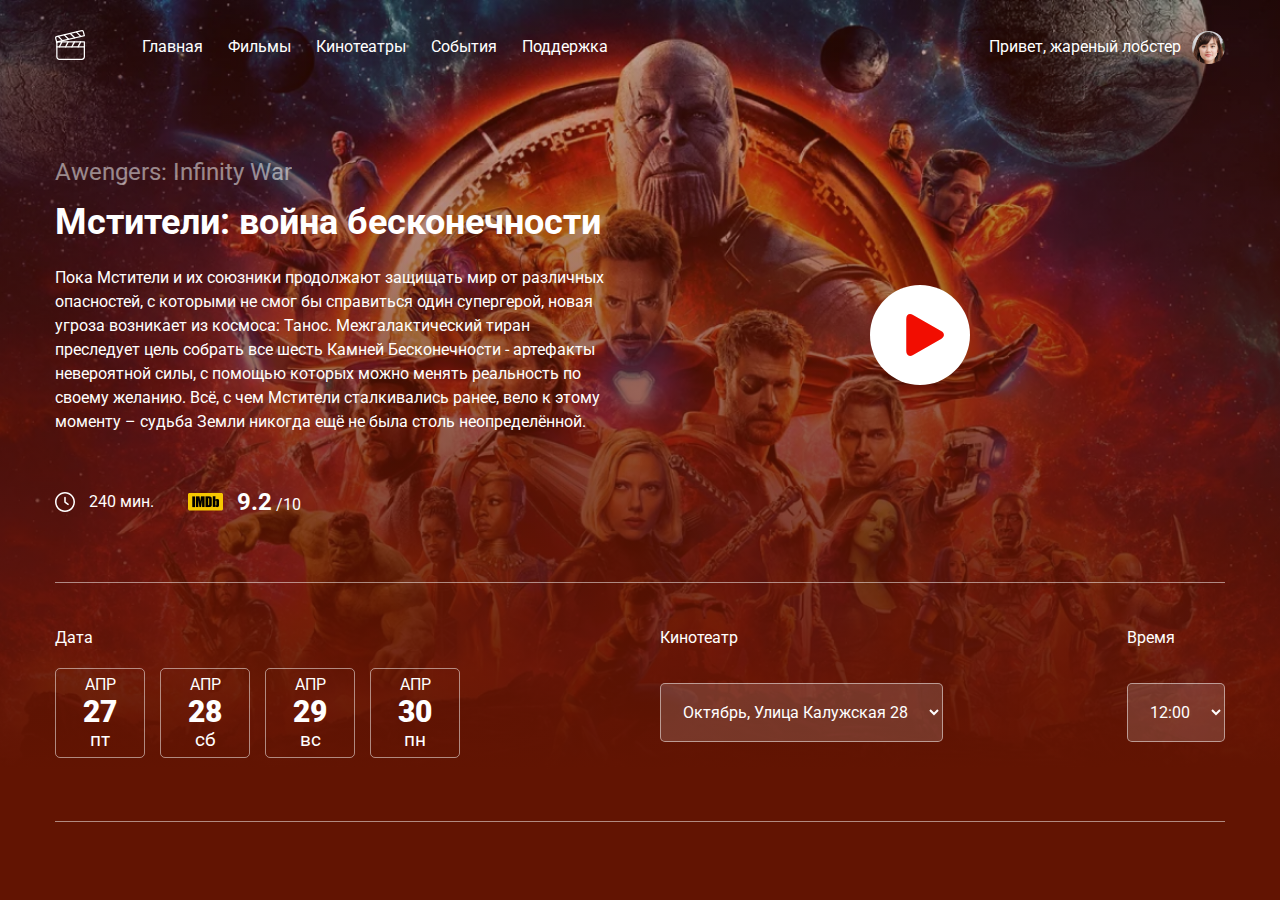
<file: index2.html>
<!DOCTYPE html>
<html lang="ru">
<head>
    <meta charset="UTF-8">
    <meta http-equiv="X-UA-Compatible" content="IE=edge">
    <meta name="viewport" content="width=device-width, initial-scale=1.0">
    <link rel="stylesheet" href="css/normalize.css">
    <link rel="stylesheet" href="css/style2.css">
    <title>Document</title>
    <link rel="preconnect" href="https://fonts.googleapis.com">
    <link rel="preconnect" href="https://fonts.gstatic.com" crossorigin>
    <link href="https://fonts.googleapis.com/css2?family=Roboto:wght@400;700&display=swap" rel="stylesheet">
</head>
<body>
    <header class="header">
        <div class="navbar container">
            <a href="/">
                <img src="img/logo.svg" alt="logo">
            </a>
            <nav class="nav">
                <ul class="menu">
                    <li class="menu-item">
                        <a href="#" class="menu-link">Главная</a>
                    </li>
                    <li class="menu-item">
                        <a href="" class="menu-link">Фильмы</a>
                    </li>
                    <li class="menu-item">
                        <a href="" class="menu-link">Кинотеатры</a>
                    </li>
                    <li class="menu-item">
                        <a href="" class="menu-link">События</a>
                    </li>
                    <li class="menu-item">
                        <a href="" class="menu-link">Поддержка</a>
                    </li>
                </ul>
            </nav>
            <div class="user">
                <span>Привет, жареный лобстер</span>
                <img class="avatar" src="img/avatar.jpg" alt="Аватар">
            </div>
        </div>
        <!-- /.navbar -->
        <div class="film container">
            <div class="film-info">
                <small class="film-title-small">Awengers: Infinity War</small>
                <h1 class="film-title">Мстители: война бесконечности</h1>
                <p class="film-description">
                    Пока Мстители и их союзники продолжают защищать мир от различных опасностей, с которыми не смог бы справиться один супергерой, новая угроза возникает из космоса: Танос. Межгалактический тиран преследует цель собрать все шесть Камней Бесконечности - артефакты невероятной силы, с помощью которых можно менять реальность по своему желанию. Всё, с чем Мстители сталкивались ранее, вело к этому моменту – судьба Земли никогда ещё не была столь неопределённой.
                </p>
                <div class="film-details">
                    <div class="time">
                        <img src="img/clock.svg" alt="clock" class="time-icon">
                        <span class="time-counter">240 мин.</span>
                    </div>
                    <div class="rating">
                        <img src="img/imdb.png" alt="imdb rating" class="rating-icon">
                        <span class="rating-counter">
                            <strong class="rating-current">9.2</strong> /10
                        </span>
                    </div>
                </div>
                <!-- /.film-details -->
            </div>
            <!-- /.film-info -->
            <a href="" class="film-trailer">
                <svg width="100" height="100" viewBox="0 0 100 100" fill="none" xmlns="http://www.w3.org/2000/svg">
                    <circle cx="50" cy="50" r="50" fill="white"/>
                    <g clip-path="url(#clip0)">
                        <path d="M43.0758 30.0033C39.3071 27.8416 36.2518 29.6125 36.2518 33.9556V66.0059C36.2518 70.3533 39.3071 72.1219 43.0758 69.9623L71.0893 53.8967C74.8592 51.7342 74.8592 48.2306 71.0893 46.0686L43.0758 30.0033Z" fill="#F20D01"/>
                    </g>
                    <defs>
                        <clipPath id="clip0">
                            <rect width="41.8013" height="41.8013" fill="white" transform="translate(34.1837 29.0816)"/>
                        </clipPath>
                    </defs>
                </svg>                    
            </a>
            <!-- /.film-trailer -->
        </div>
        <!-- /.film -->
        <div class="session container">
            <div class="session-date">
                <span class="session-label">Дата</span>
                <div class="session-date-block">
                    <div class="session-date-item">
                        <span class="session-month">АПР</span>
                        <span class="session-day">27</span>
                        <span class="session-week">пт</span>
                    </div>
                    <div class="session-date-item">
                        <span class="session-month">АПР</span>
                        <span class="session-day">28</span>
                        <span class="session-week">сб</span>
                    </div>
                    <div class="session-date-item">
                        <span class="session-month">АПР</span>
                        <span class="session-day">29</span>
                        <span class="session-week">вс</span>
                    </div>
                    <div class="session-date-item">
                        <span class="session-month">АПР</span>
                        <span class="session-day">30</span>
                        <span class="session-week">пн</span>
                    </div>
                </div>
            </div>
            <!-- /.session-date -->
            <div class="session-cinema">
                <span class="session-label">Кинотеатр</span>
                <select name="cinema select-cinema" class="select">
                    <option value="Октябрь, Улица Калужская 28">Октябрь, Улица Калужская 28</option>
                    <option value="IMAX 3D, Красная площадь 5">IMAX 3D, Красная площадь 5</option>
                    <option value="Санкт-Петербург, Зингер (дом книги)">Санкт-Петербург, ВКонтакте</option>
                </select>
            </div>
            <!-- /.session-cinema -->
            <div class="session-time">
                <span class="session-label">Время</span>
                <select name="cinema" class="select">
                    <option value="12:00">12:00</option>
                    <option value="15:30">15:30</option>
                    <option value="20:45">20:45</option>
                </select>
            </div>
            <!-- /.session-time -->
        </div>
        <!-- /.session -->
    </header>
</body>
</html>
</file>
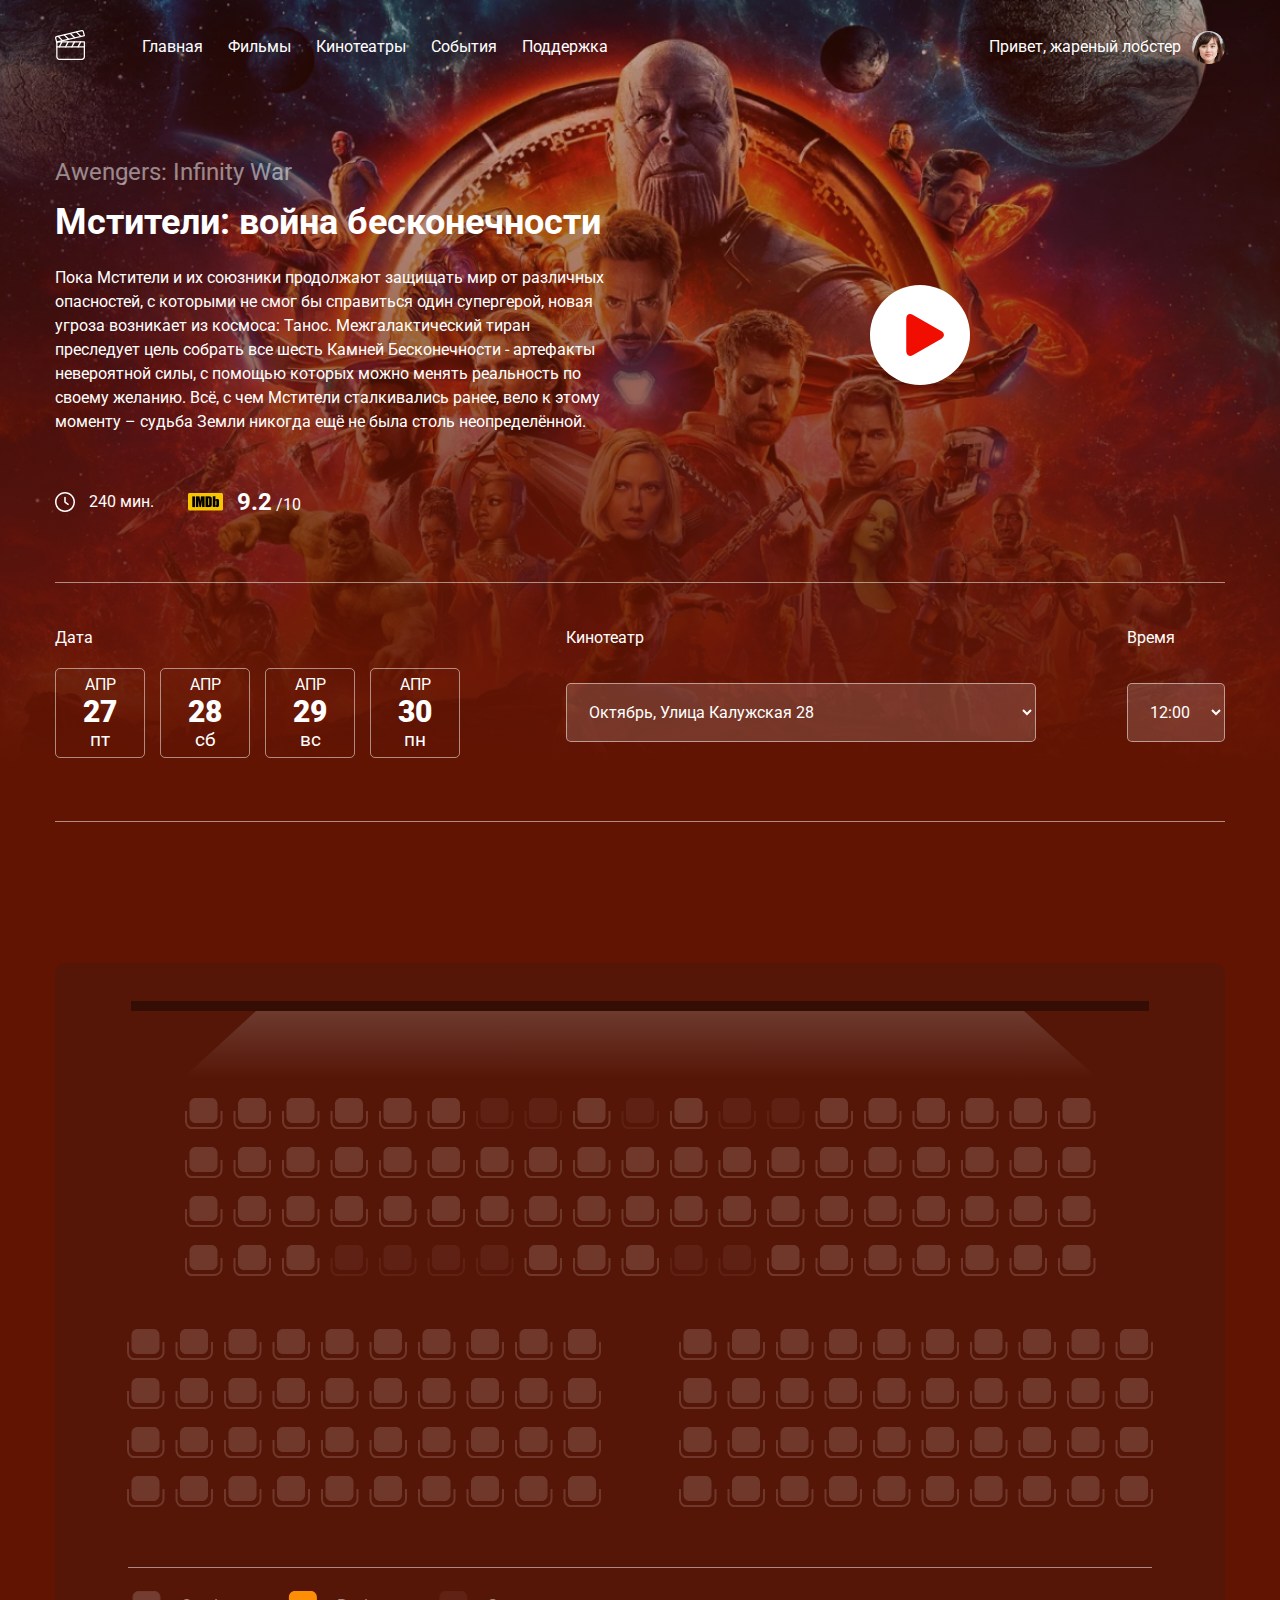
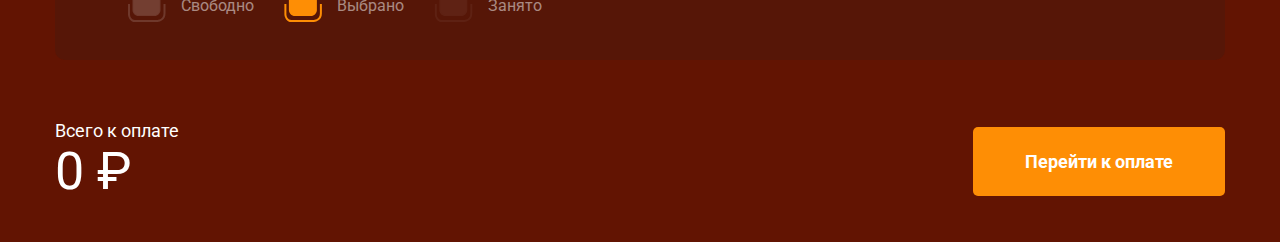
<file: index3.html>
<!DOCTYPE html>
<html lang="ru">
<head>
    <meta charset="UTF-8">
    <meta http-equiv="X-UA-Compatible" content="IE=edge">
    <meta name="viewport" content="width=device-width, initial-scale=1.0">
    <link rel="stylesheet" href="css/normalize.css">
    <link rel="stylesheet" href="css/style3.css">
    <title>Document</title>
    <link rel="preconnect" href="https://fonts.googleapis.com">
    <link rel="preconnect" href="https://fonts.gstatic.com" crossorigin>
    <link href="https://fonts.googleapis.com/css2?family=Roboto:wght@400;700&display=swap" rel="stylesheet">
</head>
<body>
    <header class="header">
        <div class="navbar container">
            <a href="/">
                <img src="img/logo.svg" alt="logo">
            </a>
            <nav class="nav">
                <ul class="menu">
                    <li class="menu-item">
                        <a href="#" class="menu-link">Главная</a>
                    </li>
                    <li class="menu-item">
                        <a href="" class="menu-link">Фильмы</a>
                    </li>
                    <li class="menu-item">
                        <a href="" class="menu-link">Кинотеатры</a>
                    </li>
                    <li class="menu-item">
                        <a href="" class="menu-link">События</a>
                    </li>
                    <li class="menu-item">
                        <a href="" class="menu-link">Поддержка</a>
                    </li>
                </ul>
            </nav>
            <div class="user">
                <span>Привет, жареный лобстер</span>
                <img class="avatar" src="img/avatar.jpg" alt="Аватар">
            </div>
        </div>
        <!-- /.navbar -->
        <div class="film container">
            <div class="film-info">
                <small class="film-title-small">Awengers: Infinity War</small>
                <h1 class="film-title">Мстители: война бесконечности</h1>
                <p class="film-description">
                    Пока Мстители и их союзники продолжают защищать мир от различных опасностей, с которыми не смог бы справиться один супергерой, новая угроза возникает из космоса: Танос. Межгалактический тиран преследует цель собрать все шесть Камней Бесконечности - артефакты невероятной силы, с помощью которых можно менять реальность по своему желанию. Всё, с чем Мстители сталкивались ранее, вело к этому моменту – судьба Земли никогда ещё не была столь неопределённой.
                </p>
                <div class="film-details">
                    <div class="time">
                        <img src="img/clock.svg" alt="clock" class="time-icon">
                        <span class="time-counter">240 мин.</span>
                    </div>
                    <div class="rating">
                        <img src="img/imdb.png" alt="imdb rating" class="rating-icon">
                        <span class="rating-counter">
                            <strong class="rating-current">9.2</strong> /10
                        </span>
                    </div>
                </div>
                <!-- /.film-details -->
            </div>
            <!-- /.film-info -->
            <a href="" class="film-trailer">
                <svg width="100" height="100" viewBox="0 0 100 100" fill="none" xmlns="http://www.w3.org/2000/svg">
                    <circle cx="50" cy="50" r="50" fill="white"/>
                    <g clip-path="url(#clip0)">
                        <path d="M43.0758 30.0033C39.3071 27.8416 36.2518 29.6125 36.2518 33.9556V66.0059C36.2518 70.3533 39.3071 72.1219 43.0758 69.9623L71.0893 53.8967C74.8592 51.7342 74.8592 48.2306 71.0893 46.0686L43.0758 30.0033Z" fill="#F20D01"/>
                    </g>
                    <defs>
                        <clipPath id="clip0">
                            <rect width="41.8013" height="41.8013" fill="white" transform="translate(34.1837 29.0816)"/>
                        </clipPath>
                    </defs>
                </svg>                    
            </a>
            <!-- /.film-trailer -->
        </div>
        <!-- /.film -->
        <div class="session container">
            <div class="session-date">
                <span class="session-label">Дата</span>
                <div class="session-date-block">
                    <div class="session-date-item">
                        <span class="session-month">АПР</span>
                        <span class="session-day">27</span>
                        <span class="session-week">пт</span>
                    </div>
                    <div class="session-date-item">
                        <span class="session-month">АПР</span>
                        <span class="session-day">28</span>
                        <span class="session-week">сб</span>
                    </div>
                    <div class="session-date-item">
                        <span class="session-month">АПР</span>
                        <span class="session-day">29</span>
                        <span class="session-week">вс</span>
                    </div>
                    <div class="session-date-item">
                        <span class="session-month">АПР</span>
                        <span class="session-day">30</span>
                        <span class="session-week">пн</span>
                    </div>
                </div>
            </div>
            <!-- /.session-date -->
            <div class="session-cinema">
                <span class="session-label">Кинотеатр</span>
                <select name="cinema" class="select select-cinema">
                    <option value="Октябрь, Улица Калужская 28">Октябрь, Улица Калужская 28</option>
                    <option value="IMAX 3D, Красная площадь 5">IMAX 3D, Красная площадь 5</option>
                    <option value="Санкт-Петербург, Зингер (дом книги)">Санкт-Петербург, ВКонтакте</option>
                </select>
            </div>
            <!-- /.session-cinema -->
            <div class="session-time">
                <span class="session-label">Время</span>
                <select name="cinema" class="select">
                    <option value="12:00">12:00</option>
                    <option value="15:30">15:30</option>
                    <option value="20:45">20:45</option>
                </select>
            </div>
            <!-- /.session-time -->
        </div>
        <!-- /.session -->
    </header>
    <div class="scheme container">
        <svg class="scheme-svg" viewBox="0 0 1170 600" fill="none" xmlns="http://www.w3.org/2000/svg">
        <path class="light" d="M128 115L201.04 48H968.96L1042 115H128Z" fill="url(#paint0_linear)"/>
        <line x1="76" y1="43" x2="1094" y2="43" stroke="black" stroke-opacity="0.39" stroke-width="10"/>
        <path d="M130 158.5C130 158.526 130.001 158.551 130.003 158.577C130.096 159.791 130.537 161.596 131.588 163.128C132.666 164.699 134.409 166 137 166H159.5C159.524 166 159.548 165.999 159.571 165.997C160.899 165.903 162.851 165.373 164.496 164.072C166.181 162.738 167.5 160.622 167.5 157.5V148H165.5V157.5C165.5 159.978 164.486 161.529 163.254 162.503C161.996 163.499 160.469 163.921 159.463 164H137C135.191 164 134.018 163.134 133.237 161.997C132.44 160.835 132.08 159.413 132 158.46V148H130V158.5ZM156.5 135H140.5C137.186 135 134.5 137.686 134.5 141V154C134.5 157.314 137.186 160 140.5 160H156.5C159.814 160 162.5 157.314 162.5 154V141C162.5 137.686 159.814 135 156.5 135Z" />
        <path d="M178.5 158.5C178.5 158.526 178.501 158.551 178.503 158.577C178.596 159.791 179.037 161.596 180.088 163.128C181.166 164.699 182.909 166 185.5 166H208C208.024 166 208.048 165.999 208.071 165.997C209.399 165.903 211.351 165.373 212.996 164.072C214.681 162.738 216 160.622 216 157.5V148H214V157.5C214 159.978 212.986 161.529 211.754 162.503C210.496 163.499 208.969 163.921 207.963 164H185.5C183.691 164 182.518 163.134 181.737 161.997C180.94 160.835 180.58 159.413 180.5 158.46V148H178.5V158.5ZM205 135H189C185.686 135 183 137.686 183 141V154C183 157.314 185.686 160 189 160H205C208.314 160 211 157.314 211 154V141C211 137.686 208.314 135 205 135Z" />
        <path d="M227 158.5C227 158.526 227.001 158.551 227.003 158.577C227.096 159.791 227.537 161.596 228.588 163.128C229.666 164.699 231.409 166 234 166H256.5C256.524 166 256.548 165.999 256.571 165.997C257.899 165.903 259.851 165.373 261.496 164.072C263.181 162.738 264.5 160.622 264.5 157.5V148H262.5V157.5C262.5 159.978 261.486 161.529 260.254 162.503C258.996 163.499 257.469 163.921 256.463 164H234C232.191 164 231.018 163.134 230.237 161.997C229.44 160.835 229.08 159.413 229 158.46V148H227V158.5ZM253.5 135H237.5C234.186 135 231.5 137.686 231.5 141V154C231.5 157.314 234.186 160 237.5 160H253.5C256.814 160 259.5 157.314 259.5 154V141C259.5 137.686 256.814 135 253.5 135Z" />
        <path d="M275.5 158.5C275.5 158.526 275.501 158.551 275.503 158.577C275.596 159.791 276.037 161.596 277.088 163.128C278.166 164.699 279.909 166 282.5 166H305C305.024 166 305.048 165.999 305.071 165.997C306.399 165.903 308.351 165.373 309.996 164.072C311.681 162.738 313 160.622 313 157.5V148H311V157.5C311 159.978 309.986 161.529 308.754 162.503C307.496 163.499 305.969 163.921 304.963 164H282.5C280.691 164 279.518 163.134 278.737 161.997C277.94 160.835 277.58 159.413 277.5 158.46V148H275.5V158.5ZM302 135H286C282.686 135 280 137.686 280 141V154C280 157.314 282.686 160 286 160H302C305.314 160 308 157.314 308 154V141C308 137.686 305.314 135 302 135Z" />
        <path d="M324 158.5C324 158.526 324.001 158.551 324.003 158.577C324.096 159.791 324.537 161.596 325.588 163.128C326.666 164.699 328.409 166 331 166H353.5C353.524 166 353.548 165.999 353.571 165.997C354.899 165.903 356.851 165.373 358.496 164.072C360.181 162.738 361.5 160.622 361.5 157.5V148H359.5V157.5C359.5 159.978 358.486 161.529 357.254 162.503C355.996 163.499 354.469 163.921 353.463 164H331C329.191 164 328.018 163.134 327.237 161.997C326.44 160.835 326.08 159.413 326 158.46V148H324V158.5ZM350.5 135H334.5C331.186 135 328.5 137.686 328.5 141V154C328.5 157.314 331.186 160 334.5 160H350.5C353.814 160 356.5 157.314 356.5 154V141C356.5 137.686 353.814 135 350.5 135Z" />
        <path d="M372.5 158.5C372.5 158.526 372.501 158.551 372.503 158.577C372.596 159.791 373.037 161.596 374.088 163.128C375.166 164.699 376.909 166 379.5 166H402C402.024 166 402.048 165.999 402.071 165.997C403.399 165.903 405.351 165.373 406.996 164.072C408.681 162.738 410 160.622 410 157.5V148H408V157.5C408 159.978 406.986 161.529 405.754 162.503C404.496 163.499 402.969 163.921 401.963 164H379.5C377.691 164 376.518 163.134 375.737 161.997C374.94 160.835 374.58 159.413 374.5 158.46V148H372.5V158.5ZM399 135H383C379.686 135 377 137.686 377 141V154C377 157.314 379.686 160 383 160H399C402.314 160 405 157.314 405 154V141C405 137.686 402.314 135 399 135Z" />
        <path class="booked" d="M421 158.5C421 158.526 421.001 158.551 421.003 158.577C421.096 159.791 421.537 161.596 422.588 163.128C423.666 164.699 425.409 166 428 166H450.5C450.524 166 450.548 165.999 450.571 165.997C451.899 165.903 453.851 165.373 455.496 164.072C457.181 162.738 458.5 160.622 458.5 157.5V148H456.5V157.5C456.5 159.978 455.486 161.529 454.254 162.503C452.996 163.499 451.469 163.921 450.463 164H428C426.191 164 425.018 163.134 424.237 161.997C423.44 160.835 423.08 159.413 423 158.46V148H421V158.5ZM447.5 135H431.5C428.186 135 425.5 137.686 425.5 141V154C425.5 157.314 428.186 160 431.5 160H447.5C450.814 160 453.5 157.314 453.5 154V141C453.5 137.686 450.814 135 447.5 135Z" />
        <path class="booked" d="M469.5 158.5C469.5 158.526 469.501 158.551 469.503 158.577C469.596 159.791 470.037 161.596 471.088 163.128C472.166 164.699 473.909 166 476.5 166H499C499.024 166 499.048 165.999 499.071 165.997C500.399 165.903 502.351 165.373 503.996 164.072C505.681 162.738 507 160.622 507 157.5V148H505V157.5C505 159.978 503.986 161.529 502.754 162.503C501.496 163.499 499.969 163.921 498.963 164H476.5C474.691 164 473.518 163.134 472.737 161.997C471.94 160.835 471.58 159.413 471.5 158.46V148H469.5V158.5ZM496 135H480C476.686 135 474 137.686 474 141V154C474 157.314 476.686 160 480 160H496C499.314 160 502 157.314 502 154V141C502 137.686 499.314 135 496 135Z" />
        <path d="M518 158.5C518 158.526 518.001 158.551 518.003 158.577C518.096 159.791 518.537 161.596 519.588 163.128C520.666 164.699 522.409 166 525 166H547.5C547.524 166 547.548 165.999 547.571 165.997C548.899 165.903 550.851 165.373 552.496 164.072C554.181 162.738 555.5 160.622 555.5 157.5V148H553.5V157.5C553.5 159.978 552.486 161.529 551.254 162.503C549.996 163.499 548.469 163.921 547.463 164H525C523.191 164 522.018 163.134 521.237 161.997C520.44 160.835 520.08 159.413 520 158.46V148H518V158.5ZM544.5 135H528.5C525.186 135 522.5 137.686 522.5 141V154C522.5 157.314 525.186 160 528.5 160H544.5C547.814 160 550.5 157.314 550.5 154V141C550.5 137.686 547.814 135 544.5 135Z" />
        <path class="booked" d="M566.5 158.5C566.5 158.526 566.501 158.551 566.503 158.577C566.596 159.791 567.037 161.596 568.088 163.128C569.166 164.699 570.909 166 573.5 166H596C596.024 166 596.048 165.999 596.071 165.997C597.399 165.903 599.351 165.373 600.996 164.072C602.681 162.738 604 160.622 604 157.5V148H602V157.5C602 159.978 600.986 161.529 599.754 162.503C598.496 163.499 596.969 163.921 595.963 164H573.5C571.691 164 570.518 163.134 569.737 161.997C568.94 160.835 568.58 159.413 568.5 158.46V148H566.5V158.5ZM593 135H577C573.686 135 571 137.686 571 141V154C571 157.314 573.686 160 577 160H593C596.314 160 599 157.314 599 154V141C599 137.686 596.314 135 593 135Z" />
        <path d="M615 158.5C615 158.526 615.001 158.551 615.003 158.577C615.096 159.791 615.537 161.596 616.588 163.128C617.666 164.699 619.409 166 622 166H644.5C644.524 166 644.548 165.999 644.571 165.997C645.899 165.903 647.851 165.373 649.496 164.072C651.181 162.738 652.5 160.622 652.5 157.5V148H650.5V157.5C650.5 159.978 649.486 161.529 648.254 162.503C646.996 163.499 645.469 163.921 644.463 164H622C620.191 164 619.018 163.134 618.237 161.997C617.44 160.835 617.08 159.413 617 158.46V148H615V158.5ZM641.5 135H625.5C622.186 135 619.5 137.686 619.5 141V154C619.5 157.314 622.186 160 625.5 160H641.5C644.814 160 647.5 157.314 647.5 154V141C647.5 137.686 644.814 135 641.5 135Z" />
        <path class="booked" d="M663.5 158.5C663.5 158.526 663.501 158.551 663.503 158.577C663.596 159.791 664.037 161.596 665.088 163.128C666.166 164.699 667.909 166 670.5 166H693C693.024 166 693.048 165.999 693.071 165.997C694.399 165.903 696.351 165.373 697.996 164.072C699.681 162.738 701 160.622 701 157.5V148H699V157.5C699 159.978 697.986 161.529 696.754 162.503C695.496 163.499 693.969 163.921 692.963 164H670.5C668.691 164 667.518 163.134 666.737 161.997C665.94 160.835 665.58 159.413 665.5 158.46V148H663.5V158.5ZM690 135H674C670.686 135 668 137.686 668 141V154C668 157.314 670.686 160 674 160H690C693.314 160 696 157.314 696 154V141C696 137.686 693.314 135 690 135Z" />
        <path class="booked" d="M712 158.5C712 158.526 712.001 158.551 712.003 158.577C712.096 159.791 712.537 161.596 713.588 163.128C714.666 164.699 716.409 166 719 166H741.5C741.524 166 741.548 165.999 741.571 165.997C742.899 165.903 744.851 165.373 746.496 164.072C748.181 162.738 749.5 160.622 749.5 157.5V148H747.5V157.5C747.5 159.978 746.486 161.529 745.254 162.503C743.996 163.499 742.469 163.921 741.463 164H719C717.191 164 716.018 163.134 715.237 161.997C714.44 160.835 714.08 159.413 714 158.46V148H712V158.5ZM738.5 135H722.5C719.186 135 716.5 137.686 716.5 141V154C716.5 157.314 719.186 160 722.5 160H738.5C741.814 160 744.5 157.314 744.5 154V141C744.5 137.686 741.814 135 738.5 135Z" />
        <path d="M760.5 158.5C760.5 158.526 760.501 158.551 760.503 158.577C760.596 159.791 761.037 161.596 762.088 163.128C763.166 164.699 764.909 166 767.5 166H790C790.024 166 790.048 165.999 790.071 165.997C791.399 165.903 793.351 165.373 794.996 164.072C796.681 162.738 798 160.622 798 157.5V148H796V157.5C796 159.978 794.986 161.529 793.754 162.503C792.496 163.499 790.969 163.921 789.963 164H767.5C765.691 164 764.518 163.134 763.737 161.997C762.94 160.835 762.58 159.413 762.5 158.46V148H760.5V158.5ZM787 135H771C767.686 135 765 137.686 765 141V154C765 157.314 767.686 160 771 160H787C790.314 160 793 157.314 793 154V141C793 137.686 790.314 135 787 135Z" />
        <path d="M809 158.5C809 158.526 809.001 158.551 809.003 158.577C809.096 159.791 809.537 161.596 810.588 163.128C811.666 164.699 813.409 166 816 166H838.5C838.524 166 838.548 165.999 838.571 165.997C839.899 165.903 841.851 165.373 843.496 164.072C845.181 162.738 846.5 160.622 846.5 157.5V148H844.5V157.5C844.5 159.978 843.486 161.529 842.254 162.503C840.996 163.499 839.469 163.921 838.463 164H816C814.191 164 813.018 163.134 812.237 161.997C811.44 160.835 811.08 159.413 811 158.46V148H809V158.5ZM835.5 135H819.5C816.186 135 813.5 137.686 813.5 141V154C813.5 157.314 816.186 160 819.5 160H835.5C838.814 160 841.5 157.314 841.5 154V141C841.5 137.686 838.814 135 835.5 135Z" />
        <path d="M857.5 158.5C857.5 158.526 857.501 158.551 857.503 158.577C857.596 159.791 858.037 161.596 859.088 163.128C860.166 164.699 861.909 166 864.5 166H887C887.024 166 887.048 165.999 887.071 165.997C888.399 165.903 890.351 165.373 891.996 164.072C893.681 162.738 895 160.622 895 157.5V148H893V157.5C893 159.978 891.986 161.529 890.754 162.503C889.496 163.499 887.969 163.921 886.963 164H864.5C862.691 164 861.518 163.134 860.737 161.997C859.94 160.835 859.58 159.413 859.5 158.46V148H857.5V158.5ZM884 135H868C864.686 135 862 137.686 862 141V154C862 157.314 864.686 160 868 160H884C887.314 160 890 157.314 890 154V141C890 137.686 887.314 135 884 135Z" />
        <path d="M906 158.5C906 158.526 906.001 158.551 906.003 158.577C906.096 159.791 906.537 161.596 907.588 163.128C908.666 164.699 910.409 166 913 166H935.5C935.524 166 935.548 165.999 935.571 165.997C936.899 165.903 938.851 165.373 940.496 164.072C942.181 162.738 943.5 160.622 943.5 157.5V148H941.5V157.5C941.5 159.978 940.486 161.529 939.254 162.503C937.996 163.499 936.469 163.921 935.463 164H913C911.191 164 910.018 163.134 909.237 161.997C908.44 160.835 908.08 159.413 908 158.46V148H906V158.5ZM932.5 135H916.5C913.186 135 910.5 137.686 910.5 141V154C910.5 157.314 913.186 160 916.5 160H932.5C935.814 160 938.5 157.314 938.5 154V141C938.5 137.686 935.814 135 932.5 135Z" />
        <path d="M954.5 158.5C954.5 158.526 954.501 158.551 954.503 158.577C954.596 159.791 955.037 161.596 956.088 163.128C957.166 164.699 958.909 166 961.5 166H984C984.024 166 984.048 165.999 984.071 165.997C985.399 165.903 987.351 165.373 988.996 164.072C990.681 162.738 992 160.622 992 157.5V148H990V157.5C990 159.978 988.986 161.529 987.754 162.503C986.496 163.499 984.969 163.921 983.963 164H961.5C959.691 164 958.518 163.134 957.737 161.997C956.94 160.835 956.58 159.413 956.5 158.46V148H954.5V158.5ZM981 135H965C961.686 135 959 137.686 959 141V154C959 157.314 961.686 160 965 160H981C984.314 160 987 157.314 987 154V141C987 137.686 984.314 135 981 135Z" />
        <path d="M1003 158.5C1003 158.526 1003 158.551 1003 158.577C1003.1 159.791 1003.54 161.596 1004.59 163.128C1005.67 164.699 1007.41 166 1010 166H1032.5C1032.52 166 1032.55 165.999 1032.57 165.997C1033.9 165.903 1035.85 165.373 1037.5 164.072C1039.18 162.738 1040.5 160.622 1040.5 157.5V148H1038.5V157.5C1038.5 159.978 1037.49 161.529 1036.25 162.503C1035 163.499 1033.47 163.921 1032.46 164H1010C1008.19 164 1007.02 163.134 1006.24 161.997C1005.44 160.835 1005.08 159.413 1005 158.46V148H1003V158.5ZM1029.5 135H1013.5C1010.19 135 1007.5 137.686 1007.5 141V154C1007.5 157.314 1010.19 160 1013.5 160H1029.5C1032.81 160 1035.5 157.314 1035.5 154V141C1035.5 137.686 1032.81 135 1029.5 135Z" />
        <path d="M130 207.5C130 207.526 130.001 207.551 130.003 207.577C130.096 208.791 130.537 210.596 131.588 212.128C132.666 213.699 134.409 215 137 215H159.5C159.524 215 159.548 214.999 159.571 214.997C160.899 214.903 162.851 214.373 164.496 213.072C166.181 211.738 167.5 209.622 167.5 206.5V197H165.5V206.5C165.5 208.978 164.486 210.529 163.254 211.503C161.996 212.499 160.469 212.921 159.463 213H137C135.191 213 134.018 212.134 133.237 210.997C132.44 209.835 132.08 208.413 132 207.46V197H130V207.5ZM156.5 184H140.5C137.186 184 134.5 186.686 134.5 190V203C134.5 206.314 137.186 209 140.5 209H156.5C159.814 209 162.5 206.314 162.5 203V190C162.5 186.686 159.814 184 156.5 184Z" />
        <path d="M178.5 207.5C178.5 207.526 178.501 207.551 178.503 207.577C178.596 208.791 179.037 210.596 180.088 212.128C181.166 213.699 182.909 215 185.5 215H208C208.024 215 208.048 214.999 208.071 214.997C209.399 214.903 211.351 214.373 212.996 213.072C214.681 211.738 216 209.622 216 206.5V197H214V206.5C214 208.978 212.986 210.529 211.754 211.503C210.496 212.499 208.969 212.921 207.963 213H185.5C183.691 213 182.518 212.134 181.737 210.997C180.94 209.835 180.58 208.413 180.5 207.46V197H178.5V207.5ZM205 184H189C185.686 184 183 186.686 183 190V203C183 206.314 185.686 209 189 209H205C208.314 209 211 206.314 211 203V190C211 186.686 208.314 184 205 184Z" />
        <path d="M227 207.5C227 207.526 227.001 207.551 227.003 207.577C227.096 208.791 227.537 210.596 228.588 212.128C229.666 213.699 231.409 215 234 215H256.5C256.524 215 256.548 214.999 256.571 214.997C257.899 214.903 259.851 214.373 261.496 213.072C263.181 211.738 264.5 209.622 264.5 206.5V197H262.5V206.5C262.5 208.978 261.486 210.529 260.254 211.503C258.996 212.499 257.469 212.921 256.463 213H234C232.191 213 231.018 212.134 230.237 210.997C229.44 209.835 229.08 208.413 229 207.46V197H227V207.5ZM253.5 184H237.5C234.186 184 231.5 186.686 231.5 190V203C231.5 206.314 234.186 209 237.5 209H253.5C256.814 209 259.5 206.314 259.5 203V190C259.5 186.686 256.814 184 253.5 184Z" />
        <path d="M275.5 207.5C275.5 207.526 275.501 207.551 275.503 207.577C275.596 208.791 276.037 210.596 277.088 212.128C278.166 213.699 279.909 215 282.5 215H305C305.024 215 305.048 214.999 305.071 214.997C306.399 214.903 308.351 214.373 309.996 213.072C311.681 211.738 313 209.622 313 206.5V197H311V206.5C311 208.978 309.986 210.529 308.754 211.503C307.496 212.499 305.969 212.921 304.963 213H282.5C280.691 213 279.518 212.134 278.737 210.997C277.94 209.835 277.58 208.413 277.5 207.46V197H275.5V207.5ZM302 184H286C282.686 184 280 186.686 280 190V203C280 206.314 282.686 209 286 209H302C305.314 209 308 206.314 308 203V190C308 186.686 305.314 184 302 184Z" />
        <path d="M324 207.5C324 207.526 324.001 207.551 324.003 207.577C324.096 208.791 324.537 210.596 325.588 212.128C326.666 213.699 328.409 215 331 215H353.5C353.524 215 353.548 214.999 353.571 214.997C354.899 214.903 356.851 214.373 358.496 213.072C360.181 211.738 361.5 209.622 361.5 206.5V197H359.5V206.5C359.5 208.978 358.486 210.529 357.254 211.503C355.996 212.499 354.469 212.921 353.463 213H331C329.191 213 328.018 212.134 327.237 210.997C326.44 209.835 326.08 208.413 326 207.46V197H324V207.5ZM350.5 184H334.5C331.186 184 328.5 186.686 328.5 190V203C328.5 206.314 331.186 209 334.5 209H350.5C353.814 209 356.5 206.314 356.5 203V190C356.5 186.686 353.814 184 350.5 184Z" />
        <path d="M372.5 207.5C372.5 207.526 372.501 207.551 372.503 207.577C372.596 208.791 373.037 210.596 374.088 212.128C375.166 213.699 376.909 215 379.5 215H402C402.024 215 402.048 214.999 402.071 214.997C403.399 214.903 405.351 214.373 406.996 213.072C408.681 211.738 410 209.622 410 206.5V197H408V206.5C408 208.978 406.986 210.529 405.754 211.503C404.496 212.499 402.969 212.921 401.963 213H379.5C377.691 213 376.518 212.134 375.737 210.997C374.94 209.835 374.58 208.413 374.5 207.46V197H372.5V207.5ZM399 184H383C379.686 184 377 186.686 377 190V203C377 206.314 379.686 209 383 209H399C402.314 209 405 206.314 405 203V190C405 186.686 402.314 184 399 184Z" />
        <path d="M421 207.5C421 207.526 421.001 207.551 421.003 207.577C421.096 208.791 421.537 210.596 422.588 212.128C423.666 213.699 425.409 215 428 215H450.5C450.524 215 450.548 214.999 450.571 214.997C451.899 214.903 453.851 214.373 455.496 213.072C457.181 211.738 458.5 209.622 458.5 206.5V197H456.5V206.5C456.5 208.978 455.486 210.529 454.254 211.503C452.996 212.499 451.469 212.921 450.463 213H428C426.191 213 425.018 212.134 424.237 210.997C423.44 209.835 423.08 208.413 423 207.46V197H421V207.5ZM447.5 184H431.5C428.186 184 425.5 186.686 425.5 190V203C425.5 206.314 428.186 209 431.5 209H447.5C450.814 209 453.5 206.314 453.5 203V190C453.5 186.686 450.814 184 447.5 184Z" />
        <path d="M469.5 207.5C469.5 207.526 469.501 207.551 469.503 207.577C469.596 208.791 470.037 210.596 471.088 212.128C472.166 213.699 473.909 215 476.5 215H499C499.024 215 499.048 214.999 499.071 214.997C500.399 214.903 502.351 214.373 503.996 213.072C505.681 211.738 507 209.622 507 206.5V197H505V206.5C505 208.978 503.986 210.529 502.754 211.503C501.496 212.499 499.969 212.921 498.963 213H476.5C474.691 213 473.518 212.134 472.737 210.997C471.94 209.835 471.58 208.413 471.5 207.46V197H469.5V207.5ZM496 184H480C476.686 184 474 186.686 474 190V203C474 206.314 476.686 209 480 209H496C499.314 209 502 206.314 502 203V190C502 186.686 499.314 184 496 184Z" />
        <path d="M518 207.5C518 207.526 518.001 207.551 518.003 207.577C518.096 208.791 518.537 210.596 519.588 212.128C520.666 213.699 522.409 215 525 215H547.5C547.524 215 547.548 214.999 547.571 214.997C548.899 214.903 550.851 214.373 552.496 213.072C554.181 211.738 555.5 209.622 555.5 206.5V197H553.5V206.5C553.5 208.978 552.486 210.529 551.254 211.503C549.996 212.499 548.469 212.921 547.463 213H525C523.191 213 522.018 212.134 521.237 210.997C520.44 209.835 520.08 208.413 520 207.46V197H518V207.5ZM544.5 184H528.5C525.186 184 522.5 186.686 522.5 190V203C522.5 206.314 525.186 209 528.5 209H544.5C547.814 209 550.5 206.314 550.5 203V190C550.5 186.686 547.814 184 544.5 184Z" />
        <path d="M566.5 207.5C566.5 207.526 566.501 207.551 566.503 207.577C566.596 208.791 567.037 210.596 568.088 212.128C569.166 213.699 570.909 215 573.5 215H596C596.024 215 596.048 214.999 596.071 214.997C597.399 214.903 599.351 214.373 600.996 213.072C602.681 211.738 604 209.622 604 206.5V197H602V206.5C602 208.978 600.986 210.529 599.754 211.503C598.496 212.499 596.969 212.921 595.963 213H573.5C571.691 213 570.518 212.134 569.737 210.997C568.94 209.835 568.58 208.413 568.5 207.46V197H566.5V207.5ZM593 184H577C573.686 184 571 186.686 571 190V203C571 206.314 573.686 209 577 209H593C596.314 209 599 206.314 599 203V190C599 186.686 596.314 184 593 184Z" />
        <path d="M615 207.5C615 207.526 615.001 207.551 615.003 207.577C615.096 208.791 615.537 210.596 616.588 212.128C617.666 213.699 619.409 215 622 215H644.5C644.524 215 644.548 214.999 644.571 214.997C645.899 214.903 647.851 214.373 649.496 213.072C651.181 211.738 652.5 209.622 652.5 206.5V197H650.5V206.5C650.5 208.978 649.486 210.529 648.254 211.503C646.996 212.499 645.469 212.921 644.463 213H622C620.191 213 619.018 212.134 618.237 210.997C617.44 209.835 617.08 208.413 617 207.46V197H615V207.5ZM641.5 184H625.5C622.186 184 619.5 186.686 619.5 190V203C619.5 206.314 622.186 209 625.5 209H641.5C644.814 209 647.5 206.314 647.5 203V190C647.5 186.686 644.814 184 641.5 184Z" />
        <path d="M663.5 207.5C663.5 207.526 663.501 207.551 663.503 207.577C663.596 208.791 664.037 210.596 665.088 212.128C666.166 213.699 667.909 215 670.5 215H693C693.024 215 693.048 214.999 693.071 214.997C694.399 214.903 696.351 214.373 697.996 213.072C699.681 211.738 701 209.622 701 206.5V197H699V206.5C699 208.978 697.986 210.529 696.754 211.503C695.496 212.499 693.969 212.921 692.963 213H670.5C668.691 213 667.518 212.134 666.737 210.997C665.94 209.835 665.58 208.413 665.5 207.46V197H663.5V207.5ZM690 184H674C670.686 184 668 186.686 668 190V203C668 206.314 670.686 209 674 209H690C693.314 209 696 206.314 696 203V190C696 186.686 693.314 184 690 184Z" />
        <path d="M712 207.5C712 207.526 712.001 207.551 712.003 207.577C712.096 208.791 712.537 210.596 713.588 212.128C714.666 213.699 716.409 215 719 215H741.5C741.524 215 741.548 214.999 741.571 214.997C742.899 214.903 744.851 214.373 746.496 213.072C748.181 211.738 749.5 209.622 749.5 206.5V197H747.5V206.5C747.5 208.978 746.486 210.529 745.254 211.503C743.996 212.499 742.469 212.921 741.463 213H719C717.191 213 716.018 212.134 715.237 210.997C714.44 209.835 714.08 208.413 714 207.46V197H712V207.5ZM738.5 184H722.5C719.186 184 716.5 186.686 716.5 190V203C716.5 206.314 719.186 209 722.5 209H738.5C741.814 209 744.5 206.314 744.5 203V190C744.5 186.686 741.814 184 738.5 184Z" />
        <path d="M760.5 207.5C760.5 207.526 760.501 207.551 760.503 207.577C760.596 208.791 761.037 210.596 762.088 212.128C763.166 213.699 764.909 215 767.5 215H790C790.024 215 790.048 214.999 790.071 214.997C791.399 214.903 793.351 214.373 794.996 213.072C796.681 211.738 798 209.622 798 206.5V197H796V206.5C796 208.978 794.986 210.529 793.754 211.503C792.496 212.499 790.969 212.921 789.963 213H767.5C765.691 213 764.518 212.134 763.737 210.997C762.94 209.835 762.58 208.413 762.5 207.46V197H760.5V207.5ZM787 184H771C767.686 184 765 186.686 765 190V203C765 206.314 767.686 209 771 209H787C790.314 209 793 206.314 793 203V190C793 186.686 790.314 184 787 184Z" />
        <path d="M809 207.5C809 207.526 809.001 207.551 809.003 207.577C809.096 208.791 809.537 210.596 810.588 212.128C811.666 213.699 813.409 215 816 215H838.5C838.524 215 838.548 214.999 838.571 214.997C839.899 214.903 841.851 214.373 843.496 213.072C845.181 211.738 846.5 209.622 846.5 206.5V197H844.5V206.5C844.5 208.978 843.486 210.529 842.254 211.503C840.996 212.499 839.469 212.921 838.463 213H816C814.191 213 813.018 212.134 812.237 210.997C811.44 209.835 811.08 208.413 811 207.46V197H809V207.5ZM835.5 184H819.5C816.186 184 813.5 186.686 813.5 190V203C813.5 206.314 816.186 209 819.5 209H835.5C838.814 209 841.5 206.314 841.5 203V190C841.5 186.686 838.814 184 835.5 184Z" />
        <path d="M857.5 207.5C857.5 207.526 857.501 207.551 857.503 207.577C857.596 208.791 858.037 210.596 859.088 212.128C860.166 213.699 861.909 215 864.5 215H887C887.024 215 887.048 214.999 887.071 214.997C888.399 214.903 890.351 214.373 891.996 213.072C893.681 211.738 895 209.622 895 206.5V197H893V206.5C893 208.978 891.986 210.529 890.754 211.503C889.496 212.499 887.969 212.921 886.963 213H864.5C862.691 213 861.518 212.134 860.737 210.997C859.94 209.835 859.58 208.413 859.5 207.46V197H857.5V207.5ZM884 184H868C864.686 184 862 186.686 862 190V203C862 206.314 864.686 209 868 209H884C887.314 209 890 206.314 890 203V190C890 186.686 887.314 184 884 184Z" />
        <path d="M906 207.5C906 207.526 906.001 207.551 906.003 207.577C906.096 208.791 906.537 210.596 907.588 212.128C908.666 213.699 910.409 215 913 215H935.5C935.524 215 935.548 214.999 935.571 214.997C936.899 214.903 938.851 214.373 940.496 213.072C942.181 211.738 943.5 209.622 943.5 206.5V197H941.5V206.5C941.5 208.978 940.486 210.529 939.254 211.503C937.996 212.499 936.469 212.921 935.463 213H913C911.191 213 910.018 212.134 909.237 210.997C908.44 209.835 908.08 208.413 908 207.46V197H906V207.5ZM932.5 184H916.5C913.186 184 910.5 186.686 910.5 190V203C910.5 206.314 913.186 209 916.5 209H932.5C935.814 209 938.5 206.314 938.5 203V190C938.5 186.686 935.814 184 932.5 184Z" />
        <path d="M954.5 207.5C954.5 207.526 954.501 207.551 954.503 207.577C954.596 208.791 955.037 210.596 956.088 212.128C957.166 213.699 958.909 215 961.5 215H984C984.024 215 984.048 214.999 984.071 214.997C985.399 214.903 987.351 214.373 988.996 213.072C990.681 211.738 992 209.622 992 206.5V197H990V206.5C990 208.978 988.986 210.529 987.754 211.503C986.496 212.499 984.969 212.921 983.963 213H961.5C959.691 213 958.518 212.134 957.737 210.997C956.94 209.835 956.58 208.413 956.5 207.46V197H954.5V207.5ZM981 184H965C961.686 184 959 186.686 959 190V203C959 206.314 961.686 209 965 209H981C984.314 209 987 206.314 987 203V190C987 186.686 984.314 184 981 184Z" />
        <path d="M1003 207.5C1003 207.526 1003 207.551 1003 207.577C1003.1 208.791 1003.54 210.596 1004.59 212.128C1005.67 213.699 1007.41 215 1010 215H1032.5C1032.52 215 1032.55 214.999 1032.57 214.997C1033.9 214.903 1035.85 214.373 1037.5 213.072C1039.18 211.738 1040.5 209.622 1040.5 206.5V197H1038.5V206.5C1038.5 208.978 1037.49 210.529 1036.25 211.503C1035 212.499 1033.47 212.921 1032.46 213H1010C1008.19 213 1007.02 212.134 1006.24 210.997C1005.44 209.835 1005.08 208.413 1005 207.46V197H1003V207.5ZM1029.5 184H1013.5C1010.19 184 1007.5 186.686 1007.5 190V203C1007.5 206.314 1010.19 209 1013.5 209H1029.5C1032.81 209 1035.5 206.314 1035.5 203V190C1035.5 186.686 1032.81 184 1029.5 184Z" />
        <path d="M130 256.5C130 256.526 130.001 256.551 130.003 256.577C130.096 257.791 130.537 259.596 131.588 261.128C132.666 262.699 134.409 264 137 264H159.5C159.524 264 159.548 263.999 159.571 263.997C160.899 263.903 162.851 263.373 164.496 262.072C166.181 260.738 167.5 258.622 167.5 255.5V246H165.5V255.5C165.5 257.978 164.486 259.529 163.254 260.503C161.996 261.499 160.469 261.921 159.463 262H137C135.191 262 134.018 261.134 133.237 259.997C132.44 258.835 132.08 257.413 132 256.46V246H130V256.5ZM156.5 233H140.5C137.186 233 134.5 235.686 134.5 239V252C134.5 255.314 137.186 258 140.5 258H156.5C159.814 258 162.5 255.314 162.5 252V239C162.5 235.686 159.814 233 156.5 233Z" />
        <path d="M178.5 256.5C178.5 256.526 178.501 256.551 178.503 256.577C178.596 257.791 179.037 259.596 180.088 261.128C181.166 262.699 182.909 264 185.5 264H208C208.024 264 208.048 263.999 208.071 263.997C209.399 263.903 211.351 263.373 212.996 262.072C214.681 260.738 216 258.622 216 255.5V246H214V255.5C214 257.978 212.986 259.529 211.754 260.503C210.496 261.499 208.969 261.921 207.963 262H185.5C183.691 262 182.518 261.134 181.737 259.997C180.94 258.835 180.58 257.413 180.5 256.46V246H178.5V256.5ZM205 233H189C185.686 233 183 235.686 183 239V252C183 255.314 185.686 258 189 258H205C208.314 258 211 255.314 211 252V239C211 235.686 208.314 233 205 233Z" />
        <path d="M227 256.5C227 256.526 227.001 256.551 227.003 256.577C227.096 257.791 227.537 259.596 228.588 261.128C229.666 262.699 231.409 264 234 264H256.5C256.524 264 256.548 263.999 256.571 263.997C257.899 263.903 259.851 263.373 261.496 262.072C263.181 260.738 264.5 258.622 264.5 255.5V246H262.5V255.5C262.5 257.978 261.486 259.529 260.254 260.503C258.996 261.499 257.469 261.921 256.463 262H234C232.191 262 231.018 261.134 230.237 259.997C229.44 258.835 229.08 257.413 229 256.46V246H227V256.5ZM253.5 233H237.5C234.186 233 231.5 235.686 231.5 239V252C231.5 255.314 234.186 258 237.5 258H253.5C256.814 258 259.5 255.314 259.5 252V239C259.5 235.686 256.814 233 253.5 233Z" />
        <path d="M275.5 256.5C275.5 256.526 275.501 256.551 275.503 256.577C275.596 257.791 276.037 259.596 277.088 261.128C278.166 262.699 279.909 264 282.5 264H305C305.024 264 305.048 263.999 305.071 263.997C306.399 263.903 308.351 263.373 309.996 262.072C311.681 260.738 313 258.622 313 255.5V246H311V255.5C311 257.978 309.986 259.529 308.754 260.503C307.496 261.499 305.969 261.921 304.963 262H282.5C280.691 262 279.518 261.134 278.737 259.997C277.94 258.835 277.58 257.413 277.5 256.46V246H275.5V256.5ZM302 233H286C282.686 233 280 235.686 280 239V252C280 255.314 282.686 258 286 258H302C305.314 258 308 255.314 308 252V239C308 235.686 305.314 233 302 233Z" />
        <path d="M324 256.5C324 256.526 324.001 256.551 324.003 256.577C324.096 257.791 324.537 259.596 325.588 261.128C326.666 262.699 328.409 264 331 264H353.5C353.524 264 353.548 263.999 353.571 263.997C354.899 263.903 356.851 263.373 358.496 262.072C360.181 260.738 361.5 258.622 361.5 255.5V246H359.5V255.5C359.5 257.978 358.486 259.529 357.254 260.503C355.996 261.499 354.469 261.921 353.463 262H331C329.191 262 328.018 261.134 327.237 259.997C326.44 258.835 326.08 257.413 326 256.46V246H324V256.5ZM350.5 233H334.5C331.186 233 328.5 235.686 328.5 239V252C328.5 255.314 331.186 258 334.5 258H350.5C353.814 258 356.5 255.314 356.5 252V239C356.5 235.686 353.814 233 350.5 233Z" />
        <path d="M372.5 256.5C372.5 256.526 372.501 256.551 372.503 256.577C372.596 257.791 373.037 259.596 374.088 261.128C375.166 262.699 376.909 264 379.5 264H402C402.024 264 402.048 263.999 402.071 263.997C403.399 263.903 405.351 263.373 406.996 262.072C408.681 260.738 410 258.622 410 255.5V246H408V255.5C408 257.978 406.986 259.529 405.754 260.503C404.496 261.499 402.969 261.921 401.963 262H379.5C377.691 262 376.518 261.134 375.737 259.997C374.94 258.835 374.58 257.413 374.5 256.46V246H372.5V256.5ZM399 233H383C379.686 233 377 235.686 377 239V252C377 255.314 379.686 258 383 258H399C402.314 258 405 255.314 405 252V239C405 235.686 402.314 233 399 233Z" />
        <path d="M421 256.5C421 256.526 421.001 256.551 421.003 256.577C421.096 257.791 421.537 259.596 422.588 261.128C423.666 262.699 425.409 264 428 264H450.5C450.524 264 450.548 263.999 450.571 263.997C451.899 263.903 453.851 263.373 455.496 262.072C457.181 260.738 458.5 258.622 458.5 255.5V246H456.5V255.5C456.5 257.978 455.486 259.529 454.254 260.503C452.996 261.499 451.469 261.921 450.463 262H428C426.191 262 425.018 261.134 424.237 259.997C423.44 258.835 423.08 257.413 423 256.46V246H421V256.5ZM447.5 233H431.5C428.186 233 425.5 235.686 425.5 239V252C425.5 255.314 428.186 258 431.5 258H447.5C450.814 258 453.5 255.314 453.5 252V239C453.5 235.686 450.814 233 447.5 233Z" />
        <path d="M469.5 256.5C469.5 256.526 469.501 256.551 469.503 256.577C469.596 257.791 470.037 259.596 471.088 261.128C472.166 262.699 473.909 264 476.5 264H499C499.024 264 499.048 263.999 499.071 263.997C500.399 263.903 502.351 263.373 503.996 262.072C505.681 260.738 507 258.622 507 255.5V246H505V255.5C505 257.978 503.986 259.529 502.754 260.503C501.496 261.499 499.969 261.921 498.963 262H476.5C474.691 262 473.518 261.134 472.737 259.997C471.94 258.835 471.58 257.413 471.5 256.46V246H469.5V256.5ZM496 233H480C476.686 233 474 235.686 474 239V252C474 255.314 476.686 258 480 258H496C499.314 258 502 255.314 502 252V239C502 235.686 499.314 233 496 233Z" />
        <path d="M518 256.5C518 256.526 518.001 256.551 518.003 256.577C518.096 257.791 518.537 259.596 519.588 261.128C520.666 262.699 522.409 264 525 264H547.5C547.524 264 547.548 263.999 547.571 263.997C548.899 263.903 550.851 263.373 552.496 262.072C554.181 260.738 555.5 258.622 555.5 255.5V246H553.5V255.5C553.5 257.978 552.486 259.529 551.254 260.503C549.996 261.499 548.469 261.921 547.463 262H525C523.191 262 522.018 261.134 521.237 259.997C520.44 258.835 520.08 257.413 520 256.46V246H518V256.5ZM544.5 233H528.5C525.186 233 522.5 235.686 522.5 239V252C522.5 255.314 525.186 258 528.5 258H544.5C547.814 258 550.5 255.314 550.5 252V239C550.5 235.686 547.814 233 544.5 233Z" />
        <path d="M566.5 256.5C566.5 256.526 566.501 256.551 566.503 256.577C566.596 257.791 567.037 259.596 568.088 261.128C569.166 262.699 570.909 264 573.5 264H596C596.024 264 596.048 263.999 596.071 263.997C597.399 263.903 599.351 263.373 600.996 262.072C602.681 260.738 604 258.622 604 255.5V246H602V255.5C602 257.978 600.986 259.529 599.754 260.503C598.496 261.499 596.969 261.921 595.963 262H573.5C571.691 262 570.518 261.134 569.737 259.997C568.94 258.835 568.58 257.413 568.5 256.46V246H566.5V256.5ZM593 233H577C573.686 233 571 235.686 571 239V252C571 255.314 573.686 258 577 258H593C596.314 258 599 255.314 599 252V239C599 235.686 596.314 233 593 233Z" />
        <path d="M615 256.5C615 256.526 615.001 256.551 615.003 256.577C615.096 257.791 615.537 259.596 616.588 261.128C617.666 262.699 619.409 264 622 264H644.5C644.524 264 644.548 263.999 644.571 263.997C645.899 263.903 647.851 263.373 649.496 262.072C651.181 260.738 652.5 258.622 652.5 255.5V246H650.5V255.5C650.5 257.978 649.486 259.529 648.254 260.503C646.996 261.499 645.469 261.921 644.463 262H622C620.191 262 619.018 261.134 618.237 259.997C617.44 258.835 617.08 257.413 617 256.46V246H615V256.5ZM641.5 233H625.5C622.186 233 619.5 235.686 619.5 239V252C619.5 255.314 622.186 258 625.5 258H641.5C644.814 258 647.5 255.314 647.5 252V239C647.5 235.686 644.814 233 641.5 233Z" />
        <path d="M663.5 256.5C663.5 256.526 663.501 256.551 663.503 256.577C663.596 257.791 664.037 259.596 665.088 261.128C666.166 262.699 667.909 264 670.5 264H693C693.024 264 693.048 263.999 693.071 263.997C694.399 263.903 696.351 263.373 697.996 262.072C699.681 260.738 701 258.622 701 255.5V246H699V255.5C699 257.978 697.986 259.529 696.754 260.503C695.496 261.499 693.969 261.921 692.963 262H670.5C668.691 262 667.518 261.134 666.737 259.997C665.94 258.835 665.58 257.413 665.5 256.46V246H663.5V256.5ZM690 233H674C670.686 233 668 235.686 668 239V252C668 255.314 670.686 258 674 258H690C693.314 258 696 255.314 696 252V239C696 235.686 693.314 233 690 233Z" />
        <path d="M712 256.5C712 256.526 712.001 256.551 712.003 256.577C712.096 257.791 712.537 259.596 713.588 261.128C714.666 262.699 716.409 264 719 264H741.5C741.524 264 741.548 263.999 741.571 263.997C742.899 263.903 744.851 263.373 746.496 262.072C748.181 260.738 749.5 258.622 749.5 255.5V246H747.5V255.5C747.5 257.978 746.486 259.529 745.254 260.503C743.996 261.499 742.469 261.921 741.463 262H719C717.191 262 716.018 261.134 715.237 259.997C714.44 258.835 714.08 257.413 714 256.46V246H712V256.5ZM738.5 233H722.5C719.186 233 716.5 235.686 716.5 239V252C716.5 255.314 719.186 258 722.5 258H738.5C741.814 258 744.5 255.314 744.5 252V239C744.5 235.686 741.814 233 738.5 233Z" />
        <path d="M760.5 256.5C760.5 256.526 760.501 256.551 760.503 256.577C760.596 257.791 761.037 259.596 762.088 261.128C763.166 262.699 764.909 264 767.5 264H790C790.024 264 790.048 263.999 790.071 263.997C791.399 263.903 793.351 263.373 794.996 262.072C796.681 260.738 798 258.622 798 255.5V246H796V255.5C796 257.978 794.986 259.529 793.754 260.503C792.496 261.499 790.969 261.921 789.963 262H767.5C765.691 262 764.518 261.134 763.737 259.997C762.94 258.835 762.58 257.413 762.5 256.46V246H760.5V256.5ZM787 233H771C767.686 233 765 235.686 765 239V252C765 255.314 767.686 258 771 258H787C790.314 258 793 255.314 793 252V239C793 235.686 790.314 233 787 233Z" />
        <path d="M809 256.5C809 256.526 809.001 256.551 809.003 256.577C809.096 257.791 809.537 259.596 810.588 261.128C811.666 262.699 813.409 264 816 264H838.5C838.524 264 838.548 263.999 838.571 263.997C839.899 263.903 841.851 263.373 843.496 262.072C845.181 260.738 846.5 258.622 846.5 255.5V246H844.5V255.5C844.5 257.978 843.486 259.529 842.254 260.503C840.996 261.499 839.469 261.921 838.463 262H816C814.191 262 813.018 261.134 812.237 259.997C811.44 258.835 811.08 257.413 811 256.46V246H809V256.5ZM835.5 233H819.5C816.186 233 813.5 235.686 813.5 239V252C813.5 255.314 816.186 258 819.5 258H835.5C838.814 258 841.5 255.314 841.5 252V239C841.5 235.686 838.814 233 835.5 233Z" />
        <path d="M857.5 256.5C857.5 256.526 857.501 256.551 857.503 256.577C857.596 257.791 858.037 259.596 859.088 261.128C860.166 262.699 861.909 264 864.5 264H887C887.024 264 887.048 263.999 887.071 263.997C888.399 263.903 890.351 263.373 891.996 262.072C893.681 260.738 895 258.622 895 255.5V246H893V255.5C893 257.978 891.986 259.529 890.754 260.503C889.496 261.499 887.969 261.921 886.963 262H864.5C862.691 262 861.518 261.134 860.737 259.997C859.94 258.835 859.58 257.413 859.5 256.46V246H857.5V256.5ZM884 233H868C864.686 233 862 235.686 862 239V252C862 255.314 864.686 258 868 258H884C887.314 258 890 255.314 890 252V239C890 235.686 887.314 233 884 233Z" />
        <path d="M906 256.5C906 256.526 906.001 256.551 906.003 256.577C906.096 257.791 906.537 259.596 907.588 261.128C908.666 262.699 910.409 264 913 264H935.5C935.524 264 935.548 263.999 935.571 263.997C936.899 263.903 938.851 263.373 940.496 262.072C942.181 260.738 943.5 258.622 943.5 255.5V246H941.5V255.5C941.5 257.978 940.486 259.529 939.254 260.503C937.996 261.499 936.469 261.921 935.463 262H913C911.191 262 910.018 261.134 909.237 259.997C908.44 258.835 908.08 257.413 908 256.46V246H906V256.5ZM932.5 233H916.5C913.186 233 910.5 235.686 910.5 239V252C910.5 255.314 913.186 258 916.5 258H932.5C935.814 258 938.5 255.314 938.5 252V239C938.5 235.686 935.814 233 932.5 233Z" />
        <path d="M954.5 256.5C954.5 256.526 954.501 256.551 954.503 256.577C954.596 257.791 955.037 259.596 956.088 261.128C957.166 262.699 958.909 264 961.5 264H984C984.024 264 984.048 263.999 984.071 263.997C985.399 263.903 987.351 263.373 988.996 262.072C990.681 260.738 992 258.622 992 255.5V246H990V255.5C990 257.978 988.986 259.529 987.754 260.503C986.496 261.499 984.969 261.921 983.963 262H961.5C959.691 262 958.518 261.134 957.737 259.997C956.94 258.835 956.58 257.413 956.5 256.46V246H954.5V256.5ZM981 233H965C961.686 233 959 235.686 959 239V252C959 255.314 961.686 258 965 258H981C984.314 258 987 255.314 987 252V239C987 235.686 984.314 233 981 233Z" />
        <path d="M1003 256.5C1003 256.526 1003 256.551 1003 256.577C1003.1 257.791 1003.54 259.596 1004.59 261.128C1005.67 262.699 1007.41 264 1010 264H1032.5C1032.52 264 1032.55 263.999 1032.57 263.997C1033.9 263.903 1035.85 263.373 1037.5 262.072C1039.18 260.738 1040.5 258.622 1040.5 255.5V246H1038.5V255.5C1038.5 257.978 1037.49 259.529 1036.25 260.503C1035 261.499 1033.47 261.921 1032.46 262H1010C1008.19 262 1007.02 261.134 1006.24 259.997C1005.44 258.835 1005.08 257.413 1005 256.46V246H1003V256.5ZM1029.5 233H1013.5C1010.19 233 1007.5 235.686 1007.5 239V252C1007.5 255.314 1010.19 258 1013.5 258H1029.5C1032.81 258 1035.5 255.314 1035.5 252V239C1035.5 235.686 1032.81 233 1029.5 233Z" />
        <path d="M130 305.5C130 305.526 130.001 305.551 130.003 305.577C130.096 306.791 130.537 308.596 131.588 310.128C132.666 311.699 134.409 313 137 313H159.5C159.524 313 159.548 312.999 159.571 312.997C160.899 312.903 162.851 312.373 164.496 311.072C166.181 309.738 167.5 307.622 167.5 304.5V295H165.5V304.5C165.5 306.978 164.486 308.529 163.254 309.503C161.996 310.499 160.469 310.921 159.463 311H137C135.191 311 134.018 310.134 133.237 308.997C132.44 307.835 132.08 306.413 132 305.46V295H130V305.5ZM156.5 282H140.5C137.186 282 134.5 284.686 134.5 288V301C134.5 304.314 137.186 307 140.5 307H156.5C159.814 307 162.5 304.314 162.5 301V288C162.5 284.686 159.814 282 156.5 282Z" />
        <path d="M178.5 305.5C178.5 305.526 178.501 305.551 178.503 305.577C178.596 306.791 179.037 308.596 180.088 310.128C181.166 311.699 182.909 313 185.5 313H208C208.024 313 208.048 312.999 208.071 312.997C209.399 312.903 211.351 312.373 212.996 311.072C214.681 309.738 216 307.622 216 304.5V295H214V304.5C214 306.978 212.986 308.529 211.754 309.503C210.496 310.499 208.969 310.921 207.963 311H185.5C183.691 311 182.518 310.134 181.737 308.997C180.94 307.835 180.58 306.413 180.5 305.46V295H178.5V305.5ZM205 282H189C185.686 282 183 284.686 183 288V301C183 304.314 185.686 307 189 307H205C208.314 307 211 304.314 211 301V288C211 284.686 208.314 282 205 282Z" />
        <path d="M227 305.5C227 305.526 227.001 305.551 227.003 305.577C227.096 306.791 227.537 308.596 228.588 310.128C229.666 311.699 231.409 313 234 313H256.5C256.524 313 256.548 312.999 256.571 312.997C257.899 312.903 259.851 312.373 261.496 311.072C263.181 309.738 264.5 307.622 264.5 304.5V295H262.5V304.5C262.5 306.978 261.486 308.529 260.254 309.503C258.996 310.499 257.469 310.921 256.463 311H234C232.191 311 231.018 310.134 230.237 308.997C229.44 307.835 229.08 306.413 229 305.46V295H227V305.5ZM253.5 282H237.5C234.186 282 231.5 284.686 231.5 288V301C231.5 304.314 234.186 307 237.5 307H253.5C256.814 307 259.5 304.314 259.5 301V288C259.5 284.686 256.814 282 253.5 282Z" />
        <path class="booked" d="M275.5 305.5C275.5 305.526 275.501 305.551 275.503 305.577C275.596 306.791 276.037 308.596 277.088 310.128C278.166 311.699 279.909 313 282.5 313H305C305.024 313 305.048 312.999 305.071 312.997C306.399 312.903 308.351 312.373 309.996 311.072C311.681 309.738 313 307.622 313 304.5V295H311V304.5C311 306.978 309.986 308.529 308.754 309.503C307.496 310.499 305.969 310.921 304.963 311H282.5C280.691 311 279.518 310.134 278.737 308.997C277.94 307.835 277.58 306.413 277.5 305.46V295H275.5V305.5ZM302 282H286C282.686 282 280 284.686 280 288V301C280 304.314 282.686 307 286 307H302C305.314 307 308 304.314 308 301V288C308 284.686 305.314 282 302 282Z" />
        <path class="booked" d="M324 305.5C324 305.526 324.001 305.551 324.003 305.577C324.096 306.791 324.537 308.596 325.588 310.128C326.666 311.699 328.409 313 331 313H353.5C353.524 313 353.548 312.999 353.571 312.997C354.899 312.903 356.851 312.373 358.496 311.072C360.181 309.738 361.5 307.622 361.5 304.5V295H359.5V304.5C359.5 306.978 358.486 308.529 357.254 309.503C355.996 310.499 354.469 310.921 353.463 311H331C329.191 311 328.018 310.134 327.237 308.997C326.44 307.835 326.08 306.413 326 305.46V295H324V305.5ZM350.5 282H334.5C331.186 282 328.5 284.686 328.5 288V301C328.5 304.314 331.186 307 334.5 307H350.5C353.814 307 356.5 304.314 356.5 301V288C356.5 284.686 353.814 282 350.5 282Z" />
        <path class="booked" d="M372.5 305.5C372.5 305.526 372.501 305.551 372.503 305.577C372.596 306.791 373.037 308.596 374.088 310.128C375.166 311.699 376.909 313 379.5 313H402C402.024 313 402.048 312.999 402.071 312.997C403.399 312.903 405.351 312.373 406.996 311.072C408.681 309.738 410 307.622 410 304.5V295H408V304.5C408 306.978 406.986 308.529 405.754 309.503C404.496 310.499 402.969 310.921 401.963 311H379.5C377.691 311 376.518 310.134 375.737 308.997C374.94 307.835 374.58 306.413 374.5 305.46V295H372.5V305.5ZM399 282H383C379.686 282 377 284.686 377 288V301C377 304.314 379.686 307 383 307H399C402.314 307 405 304.314 405 301V288C405 284.686 402.314 282 399 282Z" />
        <path class="booked" d="M421 305.5C421 305.526 421.001 305.551 421.003 305.577C421.096 306.791 421.537 308.596 422.588 310.128C423.666 311.699 425.409 313 428 313H450.5C450.524 313 450.548 312.999 450.571 312.997C451.899 312.903 453.851 312.373 455.496 311.072C457.181 309.738 458.5 307.622 458.5 304.5V295H456.5V304.5C456.5 306.978 455.486 308.529 454.254 309.503C452.996 310.499 451.469 310.921 450.463 311H428C426.191 311 425.018 310.134 424.237 308.997C423.44 307.835 423.08 306.413 423 305.46V295H421V305.5ZM447.5 282H431.5C428.186 282 425.5 284.686 425.5 288V301C425.5 304.314 428.186 307 431.5 307H447.5C450.814 307 453.5 304.314 453.5 301V288C453.5 284.686 450.814 282 447.5 282Z" />
        <path d="M469.5 305.5C469.5 305.526 469.501 305.551 469.503 305.577C469.596 306.791 470.037 308.596 471.088 310.128C472.166 311.699 473.909 313 476.5 313H499C499.024 313 499.048 312.999 499.071 312.997C500.399 312.903 502.351 312.373 503.996 311.072C505.681 309.738 507 307.622 507 304.5V295H505V304.5C505 306.978 503.986 308.529 502.754 309.503C501.496 310.499 499.969 310.921 498.963 311H476.5C474.691 311 473.518 310.134 472.737 308.997C471.94 307.835 471.58 306.413 471.5 305.46V295H469.5V305.5ZM496 282H480C476.686 282 474 284.686 474 288V301C474 304.314 476.686 307 480 307H496C499.314 307 502 304.314 502 301V288C502 284.686 499.314 282 496 282Z" />
        <path d="M518 305.5C518 305.526 518.001 305.551 518.003 305.577C518.096 306.791 518.537 308.596 519.588 310.128C520.666 311.699 522.409 313 525 313H547.5C547.524 313 547.548 312.999 547.571 312.997C548.899 312.903 550.851 312.373 552.496 311.072C554.181 309.738 555.5 307.622 555.5 304.5V295H553.5V304.5C553.5 306.978 552.486 308.529 551.254 309.503C549.996 310.499 548.469 310.921 547.463 311H525C523.191 311 522.018 310.134 521.237 308.997C520.44 307.835 520.08 306.413 520 305.46V295H518V305.5ZM544.5 282H528.5C525.186 282 522.5 284.686 522.5 288V301C522.5 304.314 525.186 307 528.5 307H544.5C547.814 307 550.5 304.314 550.5 301V288C550.5 284.686 547.814 282 544.5 282Z" />
        <path d="M566.5 305.5C566.5 305.526 566.501 305.551 566.503 305.577C566.596 306.791 567.037 308.596 568.088 310.128C569.166 311.699 570.909 313 573.5 313H596C596.024 313 596.048 312.999 596.071 312.997C597.399 312.903 599.351 312.373 600.996 311.072C602.681 309.738 604 307.622 604 304.5V295H602V304.5C602 306.978 600.986 308.529 599.754 309.503C598.496 310.499 596.969 310.921 595.963 311H573.5C571.691 311 570.518 310.134 569.737 308.997C568.94 307.835 568.58 306.413 568.5 305.46V295H566.5V305.5ZM593 282H577C573.686 282 571 284.686 571 288V301C571 304.314 573.686 307 577 307H593C596.314 307 599 304.314 599 301V288C599 284.686 596.314 282 593 282Z" />
        <path class="booked" d="M615 305.5C615 305.526 615.001 305.551 615.003 305.577C615.096 306.791 615.537 308.596 616.588 310.128C617.666 311.699 619.409 313 622 313H644.5C644.524 313 644.548 312.999 644.571 312.997C645.899 312.903 647.851 312.373 649.496 311.072C651.181 309.738 652.5 307.622 652.5 304.5V295H650.5V304.5C650.5 306.978 649.486 308.529 648.254 309.503C646.996 310.499 645.469 310.921 644.463 311H622C620.191 311 619.018 310.134 618.237 308.997C617.44 307.835 617.08 306.413 617 305.46V295H615V305.5ZM641.5 282H625.5C622.186 282 619.5 284.686 619.5 288V301C619.5 304.314 622.186 307 625.5 307H641.5C644.814 307 647.5 304.314 647.5 301V288C647.5 284.686 644.814 282 641.5 282Z" />
        <path class="booked" d="M663.5 305.5C663.5 305.526 663.501 305.551 663.503 305.577C663.596 306.791 664.037 308.596 665.088 310.128C666.166 311.699 667.909 313 670.5 313H693C693.024 313 693.048 312.999 693.071 312.997C694.399 312.903 696.351 312.373 697.996 311.072C699.681 309.738 701 307.622 701 304.5V295H699V304.5C699 306.978 697.986 308.529 696.754 309.503C695.496 310.499 693.969 310.921 692.963 311H670.5C668.691 311 667.518 310.134 666.737 308.997C665.94 307.835 665.58 306.413 665.5 305.46V295H663.5V305.5ZM690 282H674C670.686 282 668 284.686 668 288V301C668 304.314 670.686 307 674 307H690C693.314 307 696 304.314 696 301V288C696 284.686 693.314 282 690 282Z" />
        <path d="M712 305.5C712 305.526 712.001 305.551 712.003 305.577C712.096 306.791 712.537 308.596 713.588 310.128C714.666 311.699 716.409 313 719 313H741.5C741.524 313 741.548 312.999 741.571 312.997C742.899 312.903 744.851 312.373 746.496 311.072C748.181 309.738 749.5 307.622 749.5 304.5V295H747.5V304.5C747.5 306.978 746.486 308.529 745.254 309.503C743.996 310.499 742.469 310.921 741.463 311H719C717.191 311 716.018 310.134 715.237 308.997C714.44 307.835 714.08 306.413 714 305.46V295H712V305.5ZM738.5 282H722.5C719.186 282 716.5 284.686 716.5 288V301C716.5 304.314 719.186 307 722.5 307H738.5C741.814 307 744.5 304.314 744.5 301V288C744.5 284.686 741.814 282 738.5 282Z" />
        <path d="M760.5 305.5C760.5 305.526 760.501 305.551 760.503 305.577C760.596 306.791 761.037 308.596 762.088 310.128C763.166 311.699 764.909 313 767.5 313H790C790.024 313 790.048 312.999 790.071 312.997C791.399 312.903 793.351 312.373 794.996 311.072C796.681 309.738 798 307.622 798 304.5V295H796V304.5C796 306.978 794.986 308.529 793.754 309.503C792.496 310.499 790.969 310.921 789.963 311H767.5C765.691 311 764.518 310.134 763.737 308.997C762.94 307.835 762.58 306.413 762.5 305.46V295H760.5V305.5ZM787 282H771C767.686 282 765 284.686 765 288V301C765 304.314 767.686 307 771 307H787C790.314 307 793 304.314 793 301V288C793 284.686 790.314 282 787 282Z" />
        <path d="M809 305.5C809 305.526 809.001 305.551 809.003 305.577C809.096 306.791 809.537 308.596 810.588 310.128C811.666 311.699 813.409 313 816 313H838.5C838.524 313 838.548 312.999 838.571 312.997C839.899 312.903 841.851 312.373 843.496 311.072C845.181 309.738 846.5 307.622 846.5 304.5V295H844.5V304.5C844.5 306.978 843.486 308.529 842.254 309.503C840.996 310.499 839.469 310.921 838.463 311H816C814.191 311 813.018 310.134 812.237 308.997C811.44 307.835 811.08 306.413 811 305.46V295H809V305.5ZM835.5 282H819.5C816.186 282 813.5 284.686 813.5 288V301C813.5 304.314 816.186 307 819.5 307H835.5C838.814 307 841.5 304.314 841.5 301V288C841.5 284.686 838.814 282 835.5 282Z" />
        <path d="M857.5 305.5C857.5 305.526 857.501 305.551 857.503 305.577C857.596 306.791 858.037 308.596 859.088 310.128C860.166 311.699 861.909 313 864.5 313H887C887.024 313 887.048 312.999 887.071 312.997C888.399 312.903 890.351 312.373 891.996 311.072C893.681 309.738 895 307.622 895 304.5V295H893V304.5C893 306.978 891.986 308.529 890.754 309.503C889.496 310.499 887.969 310.921 886.963 311H864.5C862.691 311 861.518 310.134 860.737 308.997C859.94 307.835 859.58 306.413 859.5 305.46V295H857.5V305.5ZM884 282H868C864.686 282 862 284.686 862 288V301C862 304.314 864.686 307 868 307H884C887.314 307 890 304.314 890 301V288C890 284.686 887.314 282 884 282Z" />
        <path d="M906 305.5C906 305.526 906.001 305.551 906.003 305.577C906.096 306.791 906.537 308.596 907.588 310.128C908.666 311.699 910.409 313 913 313H935.5C935.524 313 935.548 312.999 935.571 312.997C936.899 312.903 938.851 312.373 940.496 311.072C942.181 309.738 943.5 307.622 943.5 304.5V295H941.5V304.5C941.5 306.978 940.486 308.529 939.254 309.503C937.996 310.499 936.469 310.921 935.463 311H913C911.191 311 910.018 310.134 909.237 308.997C908.44 307.835 908.08 306.413 908 305.46V295H906V305.5ZM932.5 282H916.5C913.186 282 910.5 284.686 910.5 288V301C910.5 304.314 913.186 307 916.5 307H932.5C935.814 307 938.5 304.314 938.5 301V288C938.5 284.686 935.814 282 932.5 282Z" />
        <path d="M954.5 305.5C954.5 305.526 954.501 305.551 954.503 305.577C954.596 306.791 955.037 308.596 956.088 310.128C957.166 311.699 958.909 313 961.5 313H984C984.024 313 984.048 312.999 984.071 312.997C985.399 312.903 987.351 312.373 988.996 311.072C990.681 309.738 992 307.622 992 304.5V295H990V304.5C990 306.978 988.986 308.529 987.754 309.503C986.496 310.499 984.969 310.921 983.963 311H961.5C959.691 311 958.518 310.134 957.737 308.997C956.94 307.835 956.58 306.413 956.5 305.46V295H954.5V305.5ZM981 282H965C961.686 282 959 284.686 959 288V301C959 304.314 961.686 307 965 307H981C984.314 307 987 304.314 987 301V288C987 284.686 984.314 282 981 282Z" />
        <path d="M1003 305.5C1003 305.526 1003 305.551 1003 305.577C1003.1 306.791 1003.54 308.596 1004.59 310.128C1005.67 311.699 1007.41 313 1010 313H1032.5C1032.52 313 1032.55 312.999 1032.57 312.997C1033.9 312.903 1035.85 312.373 1037.5 311.072C1039.18 309.738 1040.5 307.622 1040.5 304.5V295H1038.5V304.5C1038.5 306.978 1037.49 308.529 1036.25 309.503C1035 310.499 1033.47 310.921 1032.46 311H1010C1008.19 311 1007.02 310.134 1006.24 308.997C1005.44 307.835 1005.08 306.413 1005 305.46V295H1003V305.5ZM1029.5 282H1013.5C1010.19 282 1007.5 284.686 1007.5 288V301C1007.5 304.314 1010.19 307 1013.5 307H1029.5C1032.81 307 1035.5 304.314 1035.5 301V288C1035.5 284.686 1032.81 282 1029.5 282Z" />
        <path d="M72 389.5C72 389.526 72.001 389.551 72.0029 389.577C72.0963 390.791 72.5368 392.596 73.5879 394.128C74.6658 395.699 76.4088 397 79 397H101.5C101.524 397 101.548 396.999 101.571 396.997C102.899 396.903 104.851 396.373 106.496 395.072C108.181 393.738 109.5 391.622 109.5 388.5V379H107.5V388.5C107.5 390.978 106.486 392.529 105.254 393.503C103.996 394.499 102.469 394.921 101.463 395H79C77.1912 395 76.0175 394.134 75.2371 392.997C74.4402 391.835 74.0796 390.413 74 389.46V379H72V389.5ZM98.5 366H82.5C79.1863 366 76.5 368.686 76.5 372V385C76.5 388.314 79.1863 391 82.5 391H98.5C101.814 391 104.5 388.314 104.5 385V372C104.5 368.686 101.814 366 98.5 366Z" />
        <path d="M120.5 389.5C120.5 389.526 120.501 389.551 120.503 389.577C120.596 390.791 121.037 392.596 122.088 394.128C123.166 395.699 124.909 397 127.5 397H150C150.024 397 150.048 396.999 150.071 396.997C151.399 396.903 153.351 396.373 154.996 395.072C156.681 393.738 158 391.622 158 388.5V379H156V388.5C156 390.978 154.986 392.529 153.754 393.503C152.496 394.499 150.969 394.921 149.963 395H127.5C125.691 395 124.518 394.134 123.737 392.997C122.94 391.835 122.58 390.413 122.5 389.46V379H120.5V389.5ZM147 366H131C127.686 366 125 368.686 125 372V385C125 388.314 127.686 391 131 391H147C150.314 391 153 388.314 153 385V372C153 368.686 150.314 366 147 366Z" />
        <path d="M169 389.5C169 389.526 169.001 389.551 169.003 389.577C169.096 390.791 169.537 392.596 170.588 394.128C171.666 395.699 173.409 397 176 397H198.5C198.524 397 198.548 396.999 198.571 396.997C199.899 396.903 201.851 396.373 203.496 395.072C205.181 393.738 206.5 391.622 206.5 388.5V379H204.5V388.5C204.5 390.978 203.486 392.529 202.254 393.503C200.996 394.499 199.469 394.921 198.463 395H176C174.191 395 173.018 394.134 172.237 392.997C171.44 391.835 171.08 390.413 171 389.46V379H169V389.5ZM195.5 366H179.5C176.186 366 173.5 368.686 173.5 372V385C173.5 388.314 176.186 391 179.5 391H195.5C198.814 391 201.5 388.314 201.5 385V372C201.5 368.686 198.814 366 195.5 366Z" />
        <path d="M217.5 389.5C217.5 389.526 217.501 389.551 217.503 389.577C217.596 390.791 218.037 392.596 219.088 394.128C220.166 395.699 221.909 397 224.5 397H247C247.024 397 247.048 396.999 247.071 396.997C248.399 396.903 250.351 396.373 251.996 395.072C253.681 393.738 255 391.622 255 388.5V379H253V388.5C253 390.978 251.986 392.529 250.754 393.503C249.496 394.499 247.969 394.921 246.963 395H224.5C222.691 395 221.518 394.134 220.737 392.997C219.94 391.835 219.58 390.413 219.5 389.46V379H217.5V389.5ZM244 366H228C224.686 366 222 368.686 222 372V385C222 388.314 224.686 391 228 391H244C247.314 391 250 388.314 250 385V372C250 368.686 247.314 366 244 366Z" />
        <path d="M266 389.5C266 389.526 266.001 389.551 266.003 389.577C266.096 390.791 266.537 392.596 267.588 394.128C268.666 395.699 270.409 397 273 397H295.5C295.524 397 295.548 396.999 295.571 396.997C296.899 396.903 298.851 396.373 300.496 395.072C302.181 393.738 303.5 391.622 303.5 388.5V379H301.5V388.5C301.5 390.978 300.486 392.529 299.254 393.503C297.996 394.499 296.469 394.921 295.463 395H273C271.191 395 270.018 394.134 269.237 392.997C268.44 391.835 268.08 390.413 268 389.46V379H266V389.5ZM292.5 366H276.5C273.186 366 270.5 368.686 270.5 372V385C270.5 388.314 273.186 391 276.5 391H292.5C295.814 391 298.5 388.314 298.5 385V372C298.5 368.686 295.814 366 292.5 366Z" />
        <path d="M314.5 389.5C314.5 389.526 314.501 389.551 314.503 389.577C314.596 390.791 315.037 392.596 316.088 394.128C317.166 395.699 318.909 397 321.5 397H344C344.024 397 344.048 396.999 344.071 396.997C345.399 396.903 347.351 396.373 348.996 395.072C350.681 393.738 352 391.622 352 388.5V379H350V388.5C350 390.978 348.986 392.529 347.754 393.503C346.496 394.499 344.969 394.921 343.963 395H321.5C319.691 395 318.518 394.134 317.737 392.997C316.94 391.835 316.58 390.413 316.5 389.46V379H314.5V389.5ZM341 366H325C321.686 366 319 368.686 319 372V385C319 388.314 321.686 391 325 391H341C344.314 391 347 388.314 347 385V372C347 368.686 344.314 366 341 366Z" />
        <path d="M363 389.5C363 389.526 363.001 389.551 363.003 389.577C363.096 390.791 363.537 392.596 364.588 394.128C365.666 395.699 367.409 397 370 397H392.5C392.524 397 392.548 396.999 392.571 396.997C393.899 396.903 395.851 396.373 397.496 395.072C399.181 393.738 400.5 391.622 400.5 388.5V379H398.5V388.5C398.5 390.978 397.486 392.529 396.254 393.503C394.996 394.499 393.469 394.921 392.463 395H370C368.191 395 367.018 394.134 366.237 392.997C365.44 391.835 365.08 390.413 365 389.46V379H363V389.5ZM389.5 366H373.5C370.186 366 367.5 368.686 367.5 372V385C367.5 388.314 370.186 391 373.5 391H389.5C392.814 391 395.5 388.314 395.5 385V372C395.5 368.686 392.814 366 389.5 366Z" />
        <path d="M411.5 389.5C411.5 389.526 411.501 389.551 411.503 389.577C411.596 390.791 412.037 392.596 413.088 394.128C414.166 395.699 415.909 397 418.5 397H441C441.024 397 441.048 396.999 441.071 396.997C442.399 396.903 444.351 396.373 445.996 395.072C447.681 393.738 449 391.622 449 388.5V379H447V388.5C447 390.978 445.986 392.529 444.754 393.503C443.496 394.499 441.969 394.921 440.963 395H418.5C416.691 395 415.518 394.134 414.737 392.997C413.94 391.835 413.58 390.413 413.5 389.46V379H411.5V389.5ZM438 366H422C418.686 366 416 368.686 416 372V385C416 388.314 418.686 391 422 391H438C441.314 391 444 388.314 444 385V372C444 368.686 441.314 366 438 366Z" />
        <path d="M460 389.5C460 389.526 460.001 389.551 460.003 389.577C460.096 390.791 460.537 392.596 461.588 394.128C462.666 395.699 464.409 397 467 397H489.5C489.524 397 489.548 396.999 489.571 396.997C490.899 396.903 492.851 396.373 494.496 395.072C496.181 393.738 497.5 391.622 497.5 388.5V379H495.5V388.5C495.5 390.978 494.486 392.529 493.254 393.503C491.996 394.499 490.469 394.921 489.463 395H467C465.191 395 464.018 394.134 463.237 392.997C462.44 391.835 462.08 390.413 462 389.46V379H460V389.5ZM486.5 366H470.5C467.186 366 464.5 368.686 464.5 372V385C464.5 388.314 467.186 391 470.5 391H486.5C489.814 391 492.5 388.314 492.5 385V372C492.5 368.686 489.814 366 486.5 366Z" />
        <path d="M508.5 389.5C508.5 389.526 508.501 389.551 508.503 389.577C508.596 390.791 509.037 392.596 510.088 394.128C511.166 395.699 512.909 397 515.5 397H538C538.024 397 538.048 396.999 538.071 396.997C539.399 396.903 541.351 396.373 542.996 395.072C544.681 393.738 546 391.622 546 388.5V379H544V388.5C544 390.978 542.986 392.529 541.754 393.503C540.496 394.499 538.969 394.921 537.963 395H515.5C513.691 395 512.518 394.134 511.737 392.997C510.94 391.835 510.58 390.413 510.5 389.46V379H508.5V389.5ZM535 366H519C515.686 366 513 368.686 513 372V385C513 388.314 515.686 391 519 391H535C538.314 391 541 388.314 541 385V372C541 368.686 538.314 366 535 366Z" />
        <path d="M72 438.5C72 438.526 72.001 438.551 72.0029 438.577C72.0963 439.791 72.5368 441.596 73.5879 443.128C74.6658 444.699 76.4088 446 79 446H101.5C101.524 446 101.548 445.999 101.571 445.997C102.899 445.903 104.851 445.373 106.496 444.072C108.181 442.738 109.5 440.622 109.5 437.5V428H107.5V437.5C107.5 439.978 106.486 441.529 105.254 442.503C103.996 443.499 102.469 443.921 101.463 444H79C77.1912 444 76.0175 443.134 75.2371 441.997C74.4402 440.835 74.0796 439.413 74 438.46V428H72V438.5ZM98.5 415H82.5C79.1863 415 76.5 417.686 76.5 421V434C76.5 437.314 79.1863 440 82.5 440H98.5C101.814 440 104.5 437.314 104.5 434V421C104.5 417.686 101.814 415 98.5 415Z" />
        <path d="M120.5 438.5C120.5 438.526 120.501 438.551 120.503 438.577C120.596 439.791 121.037 441.596 122.088 443.128C123.166 444.699 124.909 446 127.5 446H150C150.024 446 150.048 445.999 150.071 445.997C151.399 445.903 153.351 445.373 154.996 444.072C156.681 442.738 158 440.622 158 437.5V428H156V437.5C156 439.978 154.986 441.529 153.754 442.503C152.496 443.499 150.969 443.921 149.963 444H127.5C125.691 444 124.518 443.134 123.737 441.997C122.94 440.835 122.58 439.413 122.5 438.46V428H120.5V438.5ZM147 415H131C127.686 415 125 417.686 125 421V434C125 437.314 127.686 440 131 440H147C150.314 440 153 437.314 153 434V421C153 417.686 150.314 415 147 415Z" />
        <path d="M169 438.5C169 438.526 169.001 438.551 169.003 438.577C169.096 439.791 169.537 441.596 170.588 443.128C171.666 444.699 173.409 446 176 446H198.5C198.524 446 198.548 445.999 198.571 445.997C199.899 445.903 201.851 445.373 203.496 444.072C205.181 442.738 206.5 440.622 206.5 437.5V428H204.5V437.5C204.5 439.978 203.486 441.529 202.254 442.503C200.996 443.499 199.469 443.921 198.463 444H176C174.191 444 173.018 443.134 172.237 441.997C171.44 440.835 171.08 439.413 171 438.46V428H169V438.5ZM195.5 415H179.5C176.186 415 173.5 417.686 173.5 421V434C173.5 437.314 176.186 440 179.5 440H195.5C198.814 440 201.5 437.314 201.5 434V421C201.5 417.686 198.814 415 195.5 415Z" />
        <path d="M217.5 438.5C217.5 438.526 217.501 438.551 217.503 438.577C217.596 439.791 218.037 441.596 219.088 443.128C220.166 444.699 221.909 446 224.5 446H247C247.024 446 247.048 445.999 247.071 445.997C248.399 445.903 250.351 445.373 251.996 444.072C253.681 442.738 255 440.622 255 437.5V428H253V437.5C253 439.978 251.986 441.529 250.754 442.503C249.496 443.499 247.969 443.921 246.963 444H224.5C222.691 444 221.518 443.134 220.737 441.997C219.94 440.835 219.58 439.413 219.5 438.46V428H217.5V438.5ZM244 415H228C224.686 415 222 417.686 222 421V434C222 437.314 224.686 440 228 440H244C247.314 440 250 437.314 250 434V421C250 417.686 247.314 415 244 415Z" />
        <path d="M266 438.5C266 438.526 266.001 438.551 266.003 438.577C266.096 439.791 266.537 441.596 267.588 443.128C268.666 444.699 270.409 446 273 446H295.5C295.524 446 295.548 445.999 295.571 445.997C296.899 445.903 298.851 445.373 300.496 444.072C302.181 442.738 303.5 440.622 303.5 437.5V428H301.5V437.5C301.5 439.978 300.486 441.529 299.254 442.503C297.996 443.499 296.469 443.921 295.463 444H273C271.191 444 270.018 443.134 269.237 441.997C268.44 440.835 268.08 439.413 268 438.46V428H266V438.5ZM292.5 415H276.5C273.186 415 270.5 417.686 270.5 421V434C270.5 437.314 273.186 440 276.5 440H292.5C295.814 440 298.5 437.314 298.5 434V421C298.5 417.686 295.814 415 292.5 415Z" />
        <path d="M314.5 438.5C314.5 438.526 314.501 438.551 314.503 438.577C314.596 439.791 315.037 441.596 316.088 443.128C317.166 444.699 318.909 446 321.5 446H344C344.024 446 344.048 445.999 344.071 445.997C345.399 445.903 347.351 445.373 348.996 444.072C350.681 442.738 352 440.622 352 437.5V428H350V437.5C350 439.978 348.986 441.529 347.754 442.503C346.496 443.499 344.969 443.921 343.963 444H321.5C319.691 444 318.518 443.134 317.737 441.997C316.94 440.835 316.58 439.413 316.5 438.46V428H314.5V438.5ZM341 415H325C321.686 415 319 417.686 319 421V434C319 437.314 321.686 440 325 440H341C344.314 440 347 437.314 347 434V421C347 417.686 344.314 415 341 415Z" />
        <path d="M363 438.5C363 438.526 363.001 438.551 363.003 438.577C363.096 439.791 363.537 441.596 364.588 443.128C365.666 444.699 367.409 446 370 446H392.5C392.524 446 392.548 445.999 392.571 445.997C393.899 445.903 395.851 445.373 397.496 444.072C399.181 442.738 400.5 440.622 400.5 437.5V428H398.5V437.5C398.5 439.978 397.486 441.529 396.254 442.503C394.996 443.499 393.469 443.921 392.463 444H370C368.191 444 367.018 443.134 366.237 441.997C365.44 440.835 365.08 439.413 365 438.46V428H363V438.5ZM389.5 415H373.5C370.186 415 367.5 417.686 367.5 421V434C367.5 437.314 370.186 440 373.5 440H389.5C392.814 440 395.5 437.314 395.5 434V421C395.5 417.686 392.814 415 389.5 415Z" />
        <path d="M411.5 438.5C411.5 438.526 411.501 438.551 411.503 438.577C411.596 439.791 412.037 441.596 413.088 443.128C414.166 444.699 415.909 446 418.5 446H441C441.024 446 441.048 445.999 441.071 445.997C442.399 445.903 444.351 445.373 445.996 444.072C447.681 442.738 449 440.622 449 437.5V428H447V437.5C447 439.978 445.986 441.529 444.754 442.503C443.496 443.499 441.969 443.921 440.963 444H418.5C416.691 444 415.518 443.134 414.737 441.997C413.94 440.835 413.58 439.413 413.5 438.46V428H411.5V438.5ZM438 415H422C418.686 415 416 417.686 416 421V434C416 437.314 418.686 440 422 440H438C441.314 440 444 437.314 444 434V421C444 417.686 441.314 415 438 415Z" />
        <path d="M460 438.5C460 438.526 460.001 438.551 460.003 438.577C460.096 439.791 460.537 441.596 461.588 443.128C462.666 444.699 464.409 446 467 446H489.5C489.524 446 489.548 445.999 489.571 445.997C490.899 445.903 492.851 445.373 494.496 444.072C496.181 442.738 497.5 440.622 497.5 437.5V428H495.5V437.5C495.5 439.978 494.486 441.529 493.254 442.503C491.996 443.499 490.469 443.921 489.463 444H467C465.191 444 464.018 443.134 463.237 441.997C462.44 440.835 462.08 439.413 462 438.46V428H460V438.5ZM486.5 415H470.5C467.186 415 464.5 417.686 464.5 421V434C464.5 437.314 467.186 440 470.5 440H486.5C489.814 440 492.5 437.314 492.5 434V421C492.5 417.686 489.814 415 486.5 415Z" />
        <path d="M508.5 438.5C508.5 438.526 508.501 438.551 508.503 438.577C508.596 439.791 509.037 441.596 510.088 443.128C511.166 444.699 512.909 446 515.5 446H538C538.024 446 538.048 445.999 538.071 445.997C539.399 445.903 541.351 445.373 542.996 444.072C544.681 442.738 546 440.622 546 437.5V428H544V437.5C544 439.978 542.986 441.529 541.754 442.503C540.496 443.499 538.969 443.921 537.963 444H515.5C513.691 444 512.518 443.134 511.737 441.997C510.94 440.835 510.58 439.413 510.5 438.46V428H508.5V438.5ZM535 415H519C515.686 415 513 417.686 513 421V434C513 437.314 515.686 440 519 440H535C538.314 440 541 437.314 541 434V421C541 417.686 538.314 415 535 415Z" />
        <path d="M72 487.5C72 487.526 72.001 487.551 72.0029 487.577C72.0963 488.791 72.5368 490.596 73.5879 492.128C74.6658 493.699 76.4088 495 79 495H101.5C101.524 495 101.548 494.999 101.571 494.997C102.899 494.903 104.851 494.373 106.496 493.072C108.181 491.738 109.5 489.622 109.5 486.5V477H107.5V486.5C107.5 488.978 106.486 490.529 105.254 491.503C103.996 492.499 102.469 492.921 101.463 493H79C77.1912 493 76.0175 492.134 75.2371 490.997C74.4402 489.835 74.0796 488.413 74 487.46V477H72V487.5ZM98.5 464H82.5C79.1863 464 76.5 466.686 76.5 470V483C76.5 486.314 79.1863 489 82.5 489H98.5C101.814 489 104.5 486.314 104.5 483V470C104.5 466.686 101.814 464 98.5 464Z" />
        <path d="M120.5 487.5C120.5 487.526 120.501 487.551 120.503 487.577C120.596 488.791 121.037 490.596 122.088 492.128C123.166 493.699 124.909 495 127.5 495H150C150.024 495 150.048 494.999 150.071 494.997C151.399 494.903 153.351 494.373 154.996 493.072C156.681 491.738 158 489.622 158 486.5V477H156V486.5C156 488.978 154.986 490.529 153.754 491.503C152.496 492.499 150.969 492.921 149.963 493H127.5C125.691 493 124.518 492.134 123.737 490.997C122.94 489.835 122.58 488.413 122.5 487.46V477H120.5V487.5ZM147 464H131C127.686 464 125 466.686 125 470V483C125 486.314 127.686 489 131 489H147C150.314 489 153 486.314 153 483V470C153 466.686 150.314 464 147 464Z" />
        <path d="M169 487.5C169 487.526 169.001 487.551 169.003 487.577C169.096 488.791 169.537 490.596 170.588 492.128C171.666 493.699 173.409 495 176 495H198.5C198.524 495 198.548 494.999 198.571 494.997C199.899 494.903 201.851 494.373 203.496 493.072C205.181 491.738 206.5 489.622 206.5 486.5V477H204.5V486.5C204.5 488.978 203.486 490.529 202.254 491.503C200.996 492.499 199.469 492.921 198.463 493H176C174.191 493 173.018 492.134 172.237 490.997C171.44 489.835 171.08 488.413 171 487.46V477H169V487.5ZM195.5 464H179.5C176.186 464 173.5 466.686 173.5 470V483C173.5 486.314 176.186 489 179.5 489H195.5C198.814 489 201.5 486.314 201.5 483V470C201.5 466.686 198.814 464 195.5 464Z" />
        <path d="M217.5 487.5C217.5 487.526 217.501 487.551 217.503 487.577C217.596 488.791 218.037 490.596 219.088 492.128C220.166 493.699 221.909 495 224.5 495H247C247.024 495 247.048 494.999 247.071 494.997C248.399 494.903 250.351 494.373 251.996 493.072C253.681 491.738 255 489.622 255 486.5V477H253V486.5C253 488.978 251.986 490.529 250.754 491.503C249.496 492.499 247.969 492.921 246.963 493H224.5C222.691 493 221.518 492.134 220.737 490.997C219.94 489.835 219.58 488.413 219.5 487.46V477H217.5V487.5ZM244 464H228C224.686 464 222 466.686 222 470V483C222 486.314 224.686 489 228 489H244C247.314 489 250 486.314 250 483V470C250 466.686 247.314 464 244 464Z" />
        <path d="M266 487.5C266 487.526 266.001 487.551 266.003 487.577C266.096 488.791 266.537 490.596 267.588 492.128C268.666 493.699 270.409 495 273 495H295.5C295.524 495 295.548 494.999 295.571 494.997C296.899 494.903 298.851 494.373 300.496 493.072C302.181 491.738 303.5 489.622 303.5 486.5V477H301.5V486.5C301.5 488.978 300.486 490.529 299.254 491.503C297.996 492.499 296.469 492.921 295.463 493H273C271.191 493 270.018 492.134 269.237 490.997C268.44 489.835 268.08 488.413 268 487.46V477H266V487.5ZM292.5 464H276.5C273.186 464 270.5 466.686 270.5 470V483C270.5 486.314 273.186 489 276.5 489H292.5C295.814 489 298.5 486.314 298.5 483V470C298.5 466.686 295.814 464 292.5 464Z" />
        <path d="M314.5 487.5C314.5 487.526 314.501 487.551 314.503 487.577C314.596 488.791 315.037 490.596 316.088 492.128C317.166 493.699 318.909 495 321.5 495H344C344.024 495 344.048 494.999 344.071 494.997C345.399 494.903 347.351 494.373 348.996 493.072C350.681 491.738 352 489.622 352 486.5V477H350V486.5C350 488.978 348.986 490.529 347.754 491.503C346.496 492.499 344.969 492.921 343.963 493H321.5C319.691 493 318.518 492.134 317.737 490.997C316.94 489.835 316.58 488.413 316.5 487.46V477H314.5V487.5ZM341 464H325C321.686 464 319 466.686 319 470V483C319 486.314 321.686 489 325 489H341C344.314 489 347 486.314 347 483V470C347 466.686 344.314 464 341 464Z" />
        <path d="M363 487.5C363 487.526 363.001 487.551 363.003 487.577C363.096 488.791 363.537 490.596 364.588 492.128C365.666 493.699 367.409 495 370 495H392.5C392.524 495 392.548 494.999 392.571 494.997C393.899 494.903 395.851 494.373 397.496 493.072C399.181 491.738 400.5 489.622 400.5 486.5V477H398.5V486.5C398.5 488.978 397.486 490.529 396.254 491.503C394.996 492.499 393.469 492.921 392.463 493H370C368.191 493 367.018 492.134 366.237 490.997C365.44 489.835 365.08 488.413 365 487.46V477H363V487.5ZM389.5 464H373.5C370.186 464 367.5 466.686 367.5 470V483C367.5 486.314 370.186 489 373.5 489H389.5C392.814 489 395.5 486.314 395.5 483V470C395.5 466.686 392.814 464 389.5 464Z" />
        <path d="M411.5 487.5C411.5 487.526 411.501 487.551 411.503 487.577C411.596 488.791 412.037 490.596 413.088 492.128C414.166 493.699 415.909 495 418.5 495H441C441.024 495 441.048 494.999 441.071 494.997C442.399 494.903 444.351 494.373 445.996 493.072C447.681 491.738 449 489.622 449 486.5V477H447V486.5C447 488.978 445.986 490.529 444.754 491.503C443.496 492.499 441.969 492.921 440.963 493H418.5C416.691 493 415.518 492.134 414.737 490.997C413.94 489.835 413.58 488.413 413.5 487.46V477H411.5V487.5ZM438 464H422C418.686 464 416 466.686 416 470V483C416 486.314 418.686 489 422 489H438C441.314 489 444 486.314 444 483V470C444 466.686 441.314 464 438 464Z" />
        <path d="M460 487.5C460 487.526 460.001 487.551 460.003 487.577C460.096 488.791 460.537 490.596 461.588 492.128C462.666 493.699 464.409 495 467 495H489.5C489.524 495 489.548 494.999 489.571 494.997C490.899 494.903 492.851 494.373 494.496 493.072C496.181 491.738 497.5 489.622 497.5 486.5V477H495.5V486.5C495.5 488.978 494.486 490.529 493.254 491.503C491.996 492.499 490.469 492.921 489.463 493H467C465.191 493 464.018 492.134 463.237 490.997C462.44 489.835 462.08 488.413 462 487.46V477H460V487.5ZM486.5 464H470.5C467.186 464 464.5 466.686 464.5 470V483C464.5 486.314 467.186 489 470.5 489H486.5C489.814 489 492.5 486.314 492.5 483V470C492.5 466.686 489.814 464 486.5 464Z" />
        <path d="M508.5 487.5C508.5 487.526 508.501 487.551 508.503 487.577C508.596 488.791 509.037 490.596 510.088 492.128C511.166 493.699 512.909 495 515.5 495H538C538.024 495 538.048 494.999 538.071 494.997C539.399 494.903 541.351 494.373 542.996 493.072C544.681 491.738 546 489.622 546 486.5V477H544V486.5C544 488.978 542.986 490.529 541.754 491.503C540.496 492.499 538.969 492.921 537.963 493H515.5C513.691 493 512.518 492.134 511.737 490.997C510.94 489.835 510.58 488.413 510.5 487.46V477H508.5V487.5ZM535 464H519C515.686 464 513 466.686 513 470V483C513 486.314 515.686 489 519 489H535C538.314 489 541 486.314 541 483V470C541 466.686 538.314 464 535 464Z" />
        <path d="M72 536.5C72 536.526 72.001 536.551 72.0029 536.577C72.0963 537.791 72.5368 539.596 73.5879 541.128C74.6658 542.699 76.4088 544 79 544H101.5C101.524 544 101.548 543.999 101.571 543.997C102.899 543.903 104.851 543.373 106.496 542.072C108.181 540.738 109.5 538.622 109.5 535.5V526H107.5V535.5C107.5 537.978 106.486 539.529 105.254 540.503C103.996 541.499 102.469 541.921 101.463 542H79C77.1912 542 76.0175 541.134 75.2371 539.997C74.4402 538.835 74.0796 537.413 74 536.46V526H72V536.5ZM98.5 513H82.5C79.1863 513 76.5 515.686 76.5 519V532C76.5 535.314 79.1863 538 82.5 538H98.5C101.814 538 104.5 535.314 104.5 532V519C104.5 515.686 101.814 513 98.5 513Z" />
        <path d="M120.5 536.5C120.5 536.526 120.501 536.551 120.503 536.577C120.596 537.791 121.037 539.596 122.088 541.128C123.166 542.699 124.909 544 127.5 544H150C150.024 544 150.048 543.999 150.071 543.997C151.399 543.903 153.351 543.373 154.996 542.072C156.681 540.738 158 538.622 158 535.5V526H156V535.5C156 537.978 154.986 539.529 153.754 540.503C152.496 541.499 150.969 541.921 149.963 542H127.5C125.691 542 124.518 541.134 123.737 539.997C122.94 538.835 122.58 537.413 122.5 536.46V526H120.5V536.5ZM147 513H131C127.686 513 125 515.686 125 519V532C125 535.314 127.686 538 131 538H147C150.314 538 153 535.314 153 532V519C153 515.686 150.314 513 147 513Z" />
        <path d="M169 536.5C169 536.526 169.001 536.551 169.003 536.577C169.096 537.791 169.537 539.596 170.588 541.128C171.666 542.699 173.409 544 176 544H198.5C198.524 544 198.548 543.999 198.571 543.997C199.899 543.903 201.851 543.373 203.496 542.072C205.181 540.738 206.5 538.622 206.5 535.5V526H204.5V535.5C204.5 537.978 203.486 539.529 202.254 540.503C200.996 541.499 199.469 541.921 198.463 542H176C174.191 542 173.018 541.134 172.237 539.997C171.44 538.835 171.08 537.413 171 536.46V526H169V536.5ZM195.5 513H179.5C176.186 513 173.5 515.686 173.5 519V532C173.5 535.314 176.186 538 179.5 538H195.5C198.814 538 201.5 535.314 201.5 532V519C201.5 515.686 198.814 513 195.5 513Z" />
        <path d="M217.5 536.5C217.5 536.526 217.501 536.551 217.503 536.577C217.596 537.791 218.037 539.596 219.088 541.128C220.166 542.699 221.909 544 224.5 544H247C247.024 544 247.048 543.999 247.071 543.997C248.399 543.903 250.351 543.373 251.996 542.072C253.681 540.738 255 538.622 255 535.5V526H253V535.5C253 537.978 251.986 539.529 250.754 540.503C249.496 541.499 247.969 541.921 246.963 542H224.5C222.691 542 221.518 541.134 220.737 539.997C219.94 538.835 219.58 537.413 219.5 536.46V526H217.5V536.5ZM244 513H228C224.686 513 222 515.686 222 519V532C222 535.314 224.686 538 228 538H244C247.314 538 250 535.314 250 532V519C250 515.686 247.314 513 244 513Z" />
        <path d="M266 536.5C266 536.526 266.001 536.551 266.003 536.577C266.096 537.791 266.537 539.596 267.588 541.128C268.666 542.699 270.409 544 273 544H295.5C295.524 544 295.548 543.999 295.571 543.997C296.899 543.903 298.851 543.373 300.496 542.072C302.181 540.738 303.5 538.622 303.5 535.5V526H301.5V535.5C301.5 537.978 300.486 539.529 299.254 540.503C297.996 541.499 296.469 541.921 295.463 542H273C271.191 542 270.018 541.134 269.237 539.997C268.44 538.835 268.08 537.413 268 536.46V526H266V536.5ZM292.5 513H276.5C273.186 513 270.5 515.686 270.5 519V532C270.5 535.314 273.186 538 276.5 538H292.5C295.814 538 298.5 535.314 298.5 532V519C298.5 515.686 295.814 513 292.5 513Z" />
        <path d="M314.5 536.5C314.5 536.526 314.501 536.551 314.503 536.577C314.596 537.791 315.037 539.596 316.088 541.128C317.166 542.699 318.909 544 321.5 544H344C344.024 544 344.048 543.999 344.071 543.997C345.399 543.903 347.351 543.373 348.996 542.072C350.681 540.738 352 538.622 352 535.5V526H350V535.5C350 537.978 348.986 539.529 347.754 540.503C346.496 541.499 344.969 541.921 343.963 542H321.5C319.691 542 318.518 541.134 317.737 539.997C316.94 538.835 316.58 537.413 316.5 536.46V526H314.5V536.5ZM341 513H325C321.686 513 319 515.686 319 519V532C319 535.314 321.686 538 325 538H341C344.314 538 347 535.314 347 532V519C347 515.686 344.314 513 341 513Z" />
        <path d="M363 536.5C363 536.526 363.001 536.551 363.003 536.577C363.096 537.791 363.537 539.596 364.588 541.128C365.666 542.699 367.409 544 370 544H392.5C392.524 544 392.548 543.999 392.571 543.997C393.899 543.903 395.851 543.373 397.496 542.072C399.181 540.738 400.5 538.622 400.5 535.5V526H398.5V535.5C398.5 537.978 397.486 539.529 396.254 540.503C394.996 541.499 393.469 541.921 392.463 542H370C368.191 542 367.018 541.134 366.237 539.997C365.44 538.835 365.08 537.413 365 536.46V526H363V536.5ZM389.5 513H373.5C370.186 513 367.5 515.686 367.5 519V532C367.5 535.314 370.186 538 373.5 538H389.5C392.814 538 395.5 535.314 395.5 532V519C395.5 515.686 392.814 513 389.5 513Z" />
        <path d="M411.5 536.5C411.5 536.526 411.501 536.551 411.503 536.577C411.596 537.791 412.037 539.596 413.088 541.128C414.166 542.699 415.909 544 418.5 544H441C441.024 544 441.048 543.999 441.071 543.997C442.399 543.903 444.351 543.373 445.996 542.072C447.681 540.738 449 538.622 449 535.5V526H447V535.5C447 537.978 445.986 539.529 444.754 540.503C443.496 541.499 441.969 541.921 440.963 542H418.5C416.691 542 415.518 541.134 414.737 539.997C413.94 538.835 413.58 537.413 413.5 536.46V526H411.5V536.5ZM438 513H422C418.686 513 416 515.686 416 519V532C416 535.314 418.686 538 422 538H438C441.314 538 444 535.314 444 532V519C444 515.686 441.314 513 438 513Z" />
        <path d="M460 536.5C460 536.526 460.001 536.551 460.003 536.577C460.096 537.791 460.537 539.596 461.588 541.128C462.666 542.699 464.409 544 467 544H489.5C489.524 544 489.548 543.999 489.571 543.997C490.899 543.903 492.851 543.373 494.496 542.072C496.181 540.738 497.5 538.622 497.5 535.5V526H495.5V535.5C495.5 537.978 494.486 539.529 493.254 540.503C491.996 541.499 490.469 541.921 489.463 542H467C465.191 542 464.018 541.134 463.237 539.997C462.44 538.835 462.08 537.413 462 536.46V526H460V536.5ZM486.5 513H470.5C467.186 513 464.5 515.686 464.5 519V532C464.5 535.314 467.186 538 470.5 538H486.5C489.814 538 492.5 535.314 492.5 532V519C492.5 515.686 489.814 513 486.5 513Z" />
        <path d="M508.5 536.5C508.5 536.526 508.501 536.551 508.503 536.577C508.596 537.791 509.037 539.596 510.088 541.128C511.166 542.699 512.909 544 515.5 544H538C538.024 544 538.048 543.999 538.071 543.997C539.399 543.903 541.351 543.373 542.996 542.072C544.681 540.738 546 538.622 546 535.5V526H544V535.5C544 537.978 542.986 539.529 541.754 540.503C540.496 541.499 538.969 541.921 537.963 542H515.5C513.691 542 512.518 541.134 511.737 539.997C510.94 538.835 510.58 537.413 510.5 536.46V526H508.5V536.5ZM535 513H519C515.686 513 513 515.686 513 519V532C513 535.314 515.686 538 519 538H535C538.314 538 541 535.314 541 532V519C541 515.686 538.314 513 535 513Z" />
        <path d="M624 389.5C624 389.526 624.001 389.551 624.003 389.577C624.096 390.791 624.537 392.596 625.588 394.128C626.666 395.699 628.409 397 631 397H653.5C653.524 397 653.548 396.999 653.571 396.997C654.899 396.903 656.851 396.373 658.496 395.072C660.181 393.738 661.5 391.622 661.5 388.5V379H659.5V388.5C659.5 390.978 658.486 392.529 657.254 393.503C655.996 394.499 654.469 394.921 653.463 395H631C629.191 395 628.018 394.134 627.237 392.997C626.44 391.835 626.08 390.413 626 389.46V379H624V389.5ZM650.5 366H634.5C631.186 366 628.5 368.686 628.5 372V385C628.5 388.314 631.186 391 634.5 391H650.5C653.814 391 656.5 388.314 656.5 385V372C656.5 368.686 653.814 366 650.5 366Z" />
        <path d="M672.5 389.5C672.5 389.526 672.501 389.551 672.503 389.577C672.596 390.791 673.037 392.596 674.088 394.128C675.166 395.699 676.909 397 679.5 397H702C702.024 397 702.048 396.999 702.071 396.997C703.399 396.903 705.351 396.373 706.996 395.072C708.681 393.738 710 391.622 710 388.5V379H708V388.5C708 390.978 706.986 392.529 705.754 393.503C704.496 394.499 702.969 394.921 701.963 395H679.5C677.691 395 676.518 394.134 675.737 392.997C674.94 391.835 674.58 390.413 674.5 389.46V379H672.5V389.5ZM699 366H683C679.686 366 677 368.686 677 372V385C677 388.314 679.686 391 683 391H699C702.314 391 705 388.314 705 385V372C705 368.686 702.314 366 699 366Z" />
        <path d="M721 389.5C721 389.526 721.001 389.551 721.003 389.577C721.096 390.791 721.537 392.596 722.588 394.128C723.666 395.699 725.409 397 728 397H750.5C750.524 397 750.548 396.999 750.571 396.997C751.899 396.903 753.851 396.373 755.496 395.072C757.181 393.738 758.5 391.622 758.5 388.5V379H756.5V388.5C756.5 390.978 755.486 392.529 754.254 393.503C752.996 394.499 751.469 394.921 750.463 395H728C726.191 395 725.018 394.134 724.237 392.997C723.44 391.835 723.08 390.413 723 389.46V379H721V389.5ZM747.5 366H731.5C728.186 366 725.5 368.686 725.5 372V385C725.5 388.314 728.186 391 731.5 391H747.5C750.814 391 753.5 388.314 753.5 385V372C753.5 368.686 750.814 366 747.5 366Z" />
        <path d="M769.5 389.5C769.5 389.526 769.501 389.551 769.503 389.577C769.596 390.791 770.037 392.596 771.088 394.128C772.166 395.699 773.909 397 776.5 397H799C799.024 397 799.048 396.999 799.071 396.997C800.399 396.903 802.351 396.373 803.996 395.072C805.681 393.738 807 391.622 807 388.5V379H805V388.5C805 390.978 803.986 392.529 802.754 393.503C801.496 394.499 799.969 394.921 798.963 395H776.5C774.691 395 773.518 394.134 772.737 392.997C771.94 391.835 771.58 390.413 771.5 389.46V379H769.5V389.5ZM796 366H780C776.686 366 774 368.686 774 372V385C774 388.314 776.686 391 780 391H796C799.314 391 802 388.314 802 385V372C802 368.686 799.314 366 796 366Z" />
        <path d="M818 389.5C818 389.526 818.001 389.551 818.003 389.577C818.096 390.791 818.537 392.596 819.588 394.128C820.666 395.699 822.409 397 825 397H847.5C847.524 397 847.548 396.999 847.571 396.997C848.899 396.903 850.851 396.373 852.496 395.072C854.181 393.738 855.5 391.622 855.5 388.5V379H853.5V388.5C853.5 390.978 852.486 392.529 851.254 393.503C849.996 394.499 848.469 394.921 847.463 395H825C823.191 395 822.018 394.134 821.237 392.997C820.44 391.835 820.08 390.413 820 389.46V379H818V389.5ZM844.5 366H828.5C825.186 366 822.5 368.686 822.5 372V385C822.5 388.314 825.186 391 828.5 391H844.5C847.814 391 850.5 388.314 850.5 385V372C850.5 368.686 847.814 366 844.5 366Z" />
        <path d="M866.5 389.5C866.5 389.526 866.501 389.551 866.503 389.577C866.596 390.791 867.037 392.596 868.088 394.128C869.166 395.699 870.909 397 873.5 397H896C896.024 397 896.048 396.999 896.071 396.997C897.399 396.903 899.351 396.373 900.996 395.072C902.681 393.738 904 391.622 904 388.5V379H902V388.5C902 390.978 900.986 392.529 899.754 393.503C898.496 394.499 896.969 394.921 895.963 395H873.5C871.691 395 870.518 394.134 869.737 392.997C868.94 391.835 868.58 390.413 868.5 389.46V379H866.5V389.5ZM893 366H877C873.686 366 871 368.686 871 372V385C871 388.314 873.686 391 877 391H893C896.314 391 899 388.314 899 385V372C899 368.686 896.314 366 893 366Z" />
        <path d="M915 389.5C915 389.526 915.001 389.551 915.003 389.577C915.096 390.791 915.537 392.596 916.588 394.128C917.666 395.699 919.409 397 922 397H944.5C944.524 397 944.548 396.999 944.571 396.997C945.899 396.903 947.851 396.373 949.496 395.072C951.181 393.738 952.5 391.622 952.5 388.5V379H950.5V388.5C950.5 390.978 949.486 392.529 948.254 393.503C946.996 394.499 945.469 394.921 944.463 395H922C920.191 395 919.018 394.134 918.237 392.997C917.44 391.835 917.08 390.413 917 389.46V379H915V389.5ZM941.5 366H925.5C922.186 366 919.5 368.686 919.5 372V385C919.5 388.314 922.186 391 925.5 391H941.5C944.814 391 947.5 388.314 947.5 385V372C947.5 368.686 944.814 366 941.5 366Z" />
        <path d="M963.5 389.5C963.5 389.526 963.501 389.551 963.503 389.577C963.596 390.791 964.037 392.596 965.088 394.128C966.166 395.699 967.909 397 970.5 397H993C993.024 397 993.048 396.999 993.071 396.997C994.399 396.903 996.351 396.373 997.996 395.072C999.681 393.738 1001 391.622 1001 388.5V379H999V388.5C999 390.978 997.986 392.529 996.754 393.503C995.496 394.499 993.969 394.921 992.963 395H970.5C968.691 395 967.518 394.134 966.737 392.997C965.94 391.835 965.58 390.413 965.5 389.46V379H963.5V389.5ZM990 366H974C970.686 366 968 368.686 968 372V385C968 388.314 970.686 391 974 391H990C993.314 391 996 388.314 996 385V372C996 368.686 993.314 366 990 366Z" />
        <path d="M1012 389.5C1012 389.526 1012 389.551 1012 389.577C1012.1 390.791 1012.54 392.596 1013.59 394.128C1014.67 395.699 1016.41 397 1019 397H1041.5C1041.52 397 1041.55 396.999 1041.57 396.997C1042.9 396.903 1044.85 396.373 1046.5 395.072C1048.18 393.738 1049.5 391.622 1049.5 388.5V379H1047.5V388.5C1047.5 390.978 1046.49 392.529 1045.25 393.503C1044 394.499 1042.47 394.921 1041.46 395H1019C1017.19 395 1016.02 394.134 1015.24 392.997C1014.44 391.835 1014.08 390.413 1014 389.46V379H1012V389.5ZM1038.5 366H1022.5C1019.19 366 1016.5 368.686 1016.5 372V385C1016.5 388.314 1019.19 391 1022.5 391H1038.5C1041.81 391 1044.5 388.314 1044.5 385V372C1044.5 368.686 1041.81 366 1038.5 366Z" />
        <path d="M1060.5 389.5C1060.5 389.526 1060.5 389.551 1060.5 389.577C1060.6 390.791 1061.04 392.596 1062.09 394.128C1063.17 395.699 1064.91 397 1067.5 397H1090C1090.02 397 1090.05 396.999 1090.07 396.997C1091.4 396.903 1093.35 396.373 1095 395.072C1096.68 393.738 1098 391.622 1098 388.5V379H1096V388.5C1096 390.978 1094.99 392.529 1093.75 393.503C1092.5 394.499 1090.97 394.921 1089.96 395H1067.5C1065.69 395 1064.52 394.134 1063.74 392.997C1062.94 391.835 1062.58 390.413 1062.5 389.46V379H1060.5V389.5ZM1087 366H1071C1067.69 366 1065 368.686 1065 372V385C1065 388.314 1067.69 391 1071 391H1087C1090.31 391 1093 388.314 1093 385V372C1093 368.686 1090.31 366 1087 366Z" />
        <path d="M624 438.5C624 438.526 624.001 438.551 624.003 438.577C624.096 439.791 624.537 441.596 625.588 443.128C626.666 444.699 628.409 446 631 446H653.5C653.524 446 653.548 445.999 653.571 445.997C654.899 445.903 656.851 445.373 658.496 444.072C660.181 442.738 661.5 440.622 661.5 437.5V428H659.5V437.5C659.5 439.978 658.486 441.529 657.254 442.503C655.996 443.499 654.469 443.921 653.463 444H631C629.191 444 628.018 443.134 627.237 441.997C626.44 440.835 626.08 439.413 626 438.46V428H624V438.5ZM650.5 415H634.5C631.186 415 628.5 417.686 628.5 421V434C628.5 437.314 631.186 440 634.5 440H650.5C653.814 440 656.5 437.314 656.5 434V421C656.5 417.686 653.814 415 650.5 415Z" />
        <path d="M672.5 438.5C672.5 438.526 672.501 438.551 672.503 438.577C672.596 439.791 673.037 441.596 674.088 443.128C675.166 444.699 676.909 446 679.5 446H702C702.024 446 702.048 445.999 702.071 445.997C703.399 445.903 705.351 445.373 706.996 444.072C708.681 442.738 710 440.622 710 437.5V428H708V437.5C708 439.978 706.986 441.529 705.754 442.503C704.496 443.499 702.969 443.921 701.963 444H679.5C677.691 444 676.518 443.134 675.737 441.997C674.94 440.835 674.58 439.413 674.5 438.46V428H672.5V438.5ZM699 415H683C679.686 415 677 417.686 677 421V434C677 437.314 679.686 440 683 440H699C702.314 440 705 437.314 705 434V421C705 417.686 702.314 415 699 415Z" />
        <path d="M721 438.5C721 438.526 721.001 438.551 721.003 438.577C721.096 439.791 721.537 441.596 722.588 443.128C723.666 444.699 725.409 446 728 446H750.5C750.524 446 750.548 445.999 750.571 445.997C751.899 445.903 753.851 445.373 755.496 444.072C757.181 442.738 758.5 440.622 758.5 437.5V428H756.5V437.5C756.5 439.978 755.486 441.529 754.254 442.503C752.996 443.499 751.469 443.921 750.463 444H728C726.191 444 725.018 443.134 724.237 441.997C723.44 440.835 723.08 439.413 723 438.46V428H721V438.5ZM747.5 415H731.5C728.186 415 725.5 417.686 725.5 421V434C725.5 437.314 728.186 440 731.5 440H747.5C750.814 440 753.5 437.314 753.5 434V421C753.5 417.686 750.814 415 747.5 415Z" />
        <path d="M769.5 438.5C769.5 438.526 769.501 438.551 769.503 438.577C769.596 439.791 770.037 441.596 771.088 443.128C772.166 444.699 773.909 446 776.5 446H799C799.024 446 799.048 445.999 799.071 445.997C800.399 445.903 802.351 445.373 803.996 444.072C805.681 442.738 807 440.622 807 437.5V428H805V437.5C805 439.978 803.986 441.529 802.754 442.503C801.496 443.499 799.969 443.921 798.963 444H776.5C774.691 444 773.518 443.134 772.737 441.997C771.94 440.835 771.58 439.413 771.5 438.46V428H769.5V438.5ZM796 415H780C776.686 415 774 417.686 774 421V434C774 437.314 776.686 440 780 440H796C799.314 440 802 437.314 802 434V421C802 417.686 799.314 415 796 415Z" />
        <path d="M818 438.5C818 438.526 818.001 438.551 818.003 438.577C818.096 439.791 818.537 441.596 819.588 443.128C820.666 444.699 822.409 446 825 446H847.5C847.524 446 847.548 445.999 847.571 445.997C848.899 445.903 850.851 445.373 852.496 444.072C854.181 442.738 855.5 440.622 855.5 437.5V428H853.5V437.5C853.5 439.978 852.486 441.529 851.254 442.503C849.996 443.499 848.469 443.921 847.463 444H825C823.191 444 822.018 443.134 821.237 441.997C820.44 440.835 820.08 439.413 820 438.46V428H818V438.5ZM844.5 415H828.5C825.186 415 822.5 417.686 822.5 421V434C822.5 437.314 825.186 440 828.5 440H844.5C847.814 440 850.5 437.314 850.5 434V421C850.5 417.686 847.814 415 844.5 415Z" />
        <path d="M866.5 438.5C866.5 438.526 866.501 438.551 866.503 438.577C866.596 439.791 867.037 441.596 868.088 443.128C869.166 444.699 870.909 446 873.5 446H896C896.024 446 896.048 445.999 896.071 445.997C897.399 445.903 899.351 445.373 900.996 444.072C902.681 442.738 904 440.622 904 437.5V428H902V437.5C902 439.978 900.986 441.529 899.754 442.503C898.496 443.499 896.969 443.921 895.963 444H873.5C871.691 444 870.518 443.134 869.737 441.997C868.94 440.835 868.58 439.413 868.5 438.46V428H866.5V438.5ZM893 415H877C873.686 415 871 417.686 871 421V434C871 437.314 873.686 440 877 440H893C896.314 440 899 437.314 899 434V421C899 417.686 896.314 415 893 415Z" />
        <path d="M915 438.5C915 438.526 915.001 438.551 915.003 438.577C915.096 439.791 915.537 441.596 916.588 443.128C917.666 444.699 919.409 446 922 446H944.5C944.524 446 944.548 445.999 944.571 445.997C945.899 445.903 947.851 445.373 949.496 444.072C951.181 442.738 952.5 440.622 952.5 437.5V428H950.5V437.5C950.5 439.978 949.486 441.529 948.254 442.503C946.996 443.499 945.469 443.921 944.463 444H922C920.191 444 919.018 443.134 918.237 441.997C917.44 440.835 917.08 439.413 917 438.46V428H915V438.5ZM941.5 415H925.5C922.186 415 919.5 417.686 919.5 421V434C919.5 437.314 922.186 440 925.5 440H941.5C944.814 440 947.5 437.314 947.5 434V421C947.5 417.686 944.814 415 941.5 415Z" />
        <path d="M963.5 438.5C963.5 438.526 963.501 438.551 963.503 438.577C963.596 439.791 964.037 441.596 965.088 443.128C966.166 444.699 967.909 446 970.5 446H993C993.024 446 993.048 445.999 993.071 445.997C994.399 445.903 996.351 445.373 997.996 444.072C999.681 442.738 1001 440.622 1001 437.5V428H999V437.5C999 439.978 997.986 441.529 996.754 442.503C995.496 443.499 993.969 443.921 992.963 444H970.5C968.691 444 967.518 443.134 966.737 441.997C965.94 440.835 965.58 439.413 965.5 438.46V428H963.5V438.5ZM990 415H974C970.686 415 968 417.686 968 421V434C968 437.314 970.686 440 974 440H990C993.314 440 996 437.314 996 434V421C996 417.686 993.314 415 990 415Z" />
        <path d="M1012 438.5C1012 438.526 1012 438.551 1012 438.577C1012.1 439.791 1012.54 441.596 1013.59 443.128C1014.67 444.699 1016.41 446 1019 446H1041.5C1041.52 446 1041.55 445.999 1041.57 445.997C1042.9 445.903 1044.85 445.373 1046.5 444.072C1048.18 442.738 1049.5 440.622 1049.5 437.5V428H1047.5V437.5C1047.5 439.978 1046.49 441.529 1045.25 442.503C1044 443.499 1042.47 443.921 1041.46 444H1019C1017.19 444 1016.02 443.134 1015.24 441.997C1014.44 440.835 1014.08 439.413 1014 438.46V428H1012V438.5ZM1038.5 415H1022.5C1019.19 415 1016.5 417.686 1016.5 421V434C1016.5 437.314 1019.19 440 1022.5 440H1038.5C1041.81 440 1044.5 437.314 1044.5 434V421C1044.5 417.686 1041.81 415 1038.5 415Z" />
        <path d="M1060.5 438.5C1060.5 438.526 1060.5 438.551 1060.5 438.577C1060.6 439.791 1061.04 441.596 1062.09 443.128C1063.17 444.699 1064.91 446 1067.5 446H1090C1090.02 446 1090.05 445.999 1090.07 445.997C1091.4 445.903 1093.35 445.373 1095 444.072C1096.68 442.738 1098 440.622 1098 437.5V428H1096V437.5C1096 439.978 1094.99 441.529 1093.75 442.503C1092.5 443.499 1090.97 443.921 1089.96 444H1067.5C1065.69 444 1064.52 443.134 1063.74 441.997C1062.94 440.835 1062.58 439.413 1062.5 438.46V428H1060.5V438.5ZM1087 415H1071C1067.69 415 1065 417.686 1065 421V434C1065 437.314 1067.69 440 1071 440H1087C1090.31 440 1093 437.314 1093 434V421C1093 417.686 1090.31 415 1087 415Z" />
        <path d="M624 487.5C624 487.526 624.001 487.551 624.003 487.577C624.096 488.791 624.537 490.596 625.588 492.128C626.666 493.699 628.409 495 631 495H653.5C653.524 495 653.548 494.999 653.571 494.997C654.899 494.903 656.851 494.373 658.496 493.072C660.181 491.738 661.5 489.622 661.5 486.5V477H659.5V486.5C659.5 488.978 658.486 490.529 657.254 491.503C655.996 492.499 654.469 492.921 653.463 493H631C629.191 493 628.018 492.134 627.237 490.997C626.44 489.835 626.08 488.413 626 487.46V477H624V487.5ZM650.5 464H634.5C631.186 464 628.5 466.686 628.5 470V483C628.5 486.314 631.186 489 634.5 489H650.5C653.814 489 656.5 486.314 656.5 483V470C656.5 466.686 653.814 464 650.5 464Z" />
        <path d="M672.5 487.5C672.5 487.526 672.501 487.551 672.503 487.577C672.596 488.791 673.037 490.596 674.088 492.128C675.166 493.699 676.909 495 679.5 495H702C702.024 495 702.048 494.999 702.071 494.997C703.399 494.903 705.351 494.373 706.996 493.072C708.681 491.738 710 489.622 710 486.5V477H708V486.5C708 488.978 706.986 490.529 705.754 491.503C704.496 492.499 702.969 492.921 701.963 493H679.5C677.691 493 676.518 492.134 675.737 490.997C674.94 489.835 674.58 488.413 674.5 487.46V477H672.5V487.5ZM699 464H683C679.686 464 677 466.686 677 470V483C677 486.314 679.686 489 683 489H699C702.314 489 705 486.314 705 483V470C705 466.686 702.314 464 699 464Z" />
        <path d="M721 487.5C721 487.526 721.001 487.551 721.003 487.577C721.096 488.791 721.537 490.596 722.588 492.128C723.666 493.699 725.409 495 728 495H750.5C750.524 495 750.548 494.999 750.571 494.997C751.899 494.903 753.851 494.373 755.496 493.072C757.181 491.738 758.5 489.622 758.5 486.5V477H756.5V486.5C756.5 488.978 755.486 490.529 754.254 491.503C752.996 492.499 751.469 492.921 750.463 493H728C726.191 493 725.018 492.134 724.237 490.997C723.44 489.835 723.08 488.413 723 487.46V477H721V487.5ZM747.5 464H731.5C728.186 464 725.5 466.686 725.5 470V483C725.5 486.314 728.186 489 731.5 489H747.5C750.814 489 753.5 486.314 753.5 483V470C753.5 466.686 750.814 464 747.5 464Z" />
        <path d="M769.5 487.5C769.5 487.526 769.501 487.551 769.503 487.577C769.596 488.791 770.037 490.596 771.088 492.128C772.166 493.699 773.909 495 776.5 495H799C799.024 495 799.048 494.999 799.071 494.997C800.399 494.903 802.351 494.373 803.996 493.072C805.681 491.738 807 489.622 807 486.5V477H805V486.5C805 488.978 803.986 490.529 802.754 491.503C801.496 492.499 799.969 492.921 798.963 493H776.5C774.691 493 773.518 492.134 772.737 490.997C771.94 489.835 771.58 488.413 771.5 487.46V477H769.5V487.5ZM796 464H780C776.686 464 774 466.686 774 470V483C774 486.314 776.686 489 780 489H796C799.314 489 802 486.314 802 483V470C802 466.686 799.314 464 796 464Z" />
        <path d="M818 487.5C818 487.526 818.001 487.551 818.003 487.577C818.096 488.791 818.537 490.596 819.588 492.128C820.666 493.699 822.409 495 825 495H847.5C847.524 495 847.548 494.999 847.571 494.997C848.899 494.903 850.851 494.373 852.496 493.072C854.181 491.738 855.5 489.622 855.5 486.5V477H853.5V486.5C853.5 488.978 852.486 490.529 851.254 491.503C849.996 492.499 848.469 492.921 847.463 493H825C823.191 493 822.018 492.134 821.237 490.997C820.44 489.835 820.08 488.413 820 487.46V477H818V487.5ZM844.5 464H828.5C825.186 464 822.5 466.686 822.5 470V483C822.5 486.314 825.186 489 828.5 489H844.5C847.814 489 850.5 486.314 850.5 483V470C850.5 466.686 847.814 464 844.5 464Z" />
        <path d="M866.5 487.5C866.5 487.526 866.501 487.551 866.503 487.577C866.596 488.791 867.037 490.596 868.088 492.128C869.166 493.699 870.909 495 873.5 495H896C896.024 495 896.048 494.999 896.071 494.997C897.399 494.903 899.351 494.373 900.996 493.072C902.681 491.738 904 489.622 904 486.5V477H902V486.5C902 488.978 900.986 490.529 899.754 491.503C898.496 492.499 896.969 492.921 895.963 493H873.5C871.691 493 870.518 492.134 869.737 490.997C868.94 489.835 868.58 488.413 868.5 487.46V477H866.5V487.5ZM893 464H877C873.686 464 871 466.686 871 470V483C871 486.314 873.686 489 877 489H893C896.314 489 899 486.314 899 483V470C899 466.686 896.314 464 893 464Z" />
        <path d="M915 487.5C915 487.526 915.001 487.551 915.003 487.577C915.096 488.791 915.537 490.596 916.588 492.128C917.666 493.699 919.409 495 922 495H944.5C944.524 495 944.548 494.999 944.571 494.997C945.899 494.903 947.851 494.373 949.496 493.072C951.181 491.738 952.5 489.622 952.5 486.5V477H950.5V486.5C950.5 488.978 949.486 490.529 948.254 491.503C946.996 492.499 945.469 492.921 944.463 493H922C920.191 493 919.018 492.134 918.237 490.997C917.44 489.835 917.08 488.413 917 487.46V477H915V487.5ZM941.5 464H925.5C922.186 464 919.5 466.686 919.5 470V483C919.5 486.314 922.186 489 925.5 489H941.5C944.814 489 947.5 486.314 947.5 483V470C947.5 466.686 944.814 464 941.5 464Z" />
        <path d="M963.5 487.5C963.5 487.526 963.501 487.551 963.503 487.577C963.596 488.791 964.037 490.596 965.088 492.128C966.166 493.699 967.909 495 970.5 495H993C993.024 495 993.048 494.999 993.071 494.997C994.399 494.903 996.351 494.373 997.996 493.072C999.681 491.738 1001 489.622 1001 486.5V477H999V486.5C999 488.978 997.986 490.529 996.754 491.503C995.496 492.499 993.969 492.921 992.963 493H970.5C968.691 493 967.518 492.134 966.737 490.997C965.94 489.835 965.58 488.413 965.5 487.46V477H963.5V487.5ZM990 464H974C970.686 464 968 466.686 968 470V483C968 486.314 970.686 489 974 489H990C993.314 489 996 486.314 996 483V470C996 466.686 993.314 464 990 464Z" />
        <path d="M1012 487.5C1012 487.526 1012 487.551 1012 487.577C1012.1 488.791 1012.54 490.596 1013.59 492.128C1014.67 493.699 1016.41 495 1019 495H1041.5C1041.52 495 1041.55 494.999 1041.57 494.997C1042.9 494.903 1044.85 494.373 1046.5 493.072C1048.18 491.738 1049.5 489.622 1049.5 486.5V477H1047.5V486.5C1047.5 488.978 1046.49 490.529 1045.25 491.503C1044 492.499 1042.47 492.921 1041.46 493H1019C1017.19 493 1016.02 492.134 1015.24 490.997C1014.44 489.835 1014.08 488.413 1014 487.46V477H1012V487.5ZM1038.5 464H1022.5C1019.19 464 1016.5 466.686 1016.5 470V483C1016.5 486.314 1019.19 489 1022.5 489H1038.5C1041.81 489 1044.5 486.314 1044.5 483V470C1044.5 466.686 1041.81 464 1038.5 464Z" />
        <path d="M1060.5 487.5C1060.5 487.526 1060.5 487.551 1060.5 487.577C1060.6 488.791 1061.04 490.596 1062.09 492.128C1063.17 493.699 1064.91 495 1067.5 495H1090C1090.02 495 1090.05 494.999 1090.07 494.997C1091.4 494.903 1093.35 494.373 1095 493.072C1096.68 491.738 1098 489.622 1098 486.5V477H1096V486.5C1096 488.978 1094.99 490.529 1093.75 491.503C1092.5 492.499 1090.97 492.921 1089.96 493H1067.5C1065.69 493 1064.52 492.134 1063.74 490.997C1062.94 489.835 1062.58 488.413 1062.5 487.46V477H1060.5V487.5ZM1087 464H1071C1067.69 464 1065 466.686 1065 470V483C1065 486.314 1067.69 489 1071 489H1087C1090.31 489 1093 486.314 1093 483V470C1093 466.686 1090.31 464 1087 464Z" />
        <path d="M624 536.5C624 536.526 624.001 536.551 624.003 536.577C624.096 537.791 624.537 539.596 625.588 541.128C626.666 542.699 628.409 544 631 544H653.5C653.524 544 653.548 543.999 653.571 543.997C654.899 543.903 656.851 543.373 658.496 542.072C660.181 540.738 661.5 538.622 661.5 535.5V526H659.5V535.5C659.5 537.978 658.486 539.529 657.254 540.503C655.996 541.499 654.469 541.921 653.463 542H631C629.191 542 628.018 541.134 627.237 539.997C626.44 538.835 626.08 537.413 626 536.46V526H624V536.5ZM650.5 513H634.5C631.186 513 628.5 515.686 628.5 519V532C628.5 535.314 631.186 538 634.5 538H650.5C653.814 538 656.5 535.314 656.5 532V519C656.5 515.686 653.814 513 650.5 513Z" />
        <path d="M672.5 536.5C672.5 536.526 672.501 536.551 672.503 536.577C672.596 537.791 673.037 539.596 674.088 541.128C675.166 542.699 676.909 544 679.5 544H702C702.024 544 702.048 543.999 702.071 543.997C703.399 543.903 705.351 543.373 706.996 542.072C708.681 540.738 710 538.622 710 535.5V526H708V535.5C708 537.978 706.986 539.529 705.754 540.503C704.496 541.499 702.969 541.921 701.963 542H679.5C677.691 542 676.518 541.134 675.737 539.997C674.94 538.835 674.58 537.413 674.5 536.46V526H672.5V536.5ZM699 513H683C679.686 513 677 515.686 677 519V532C677 535.314 679.686 538 683 538H699C702.314 538 705 535.314 705 532V519C705 515.686 702.314 513 699 513Z" />
        <path d="M721 536.5C721 536.526 721.001 536.551 721.003 536.577C721.096 537.791 721.537 539.596 722.588 541.128C723.666 542.699 725.409 544 728 544H750.5C750.524 544 750.548 543.999 750.571 543.997C751.899 543.903 753.851 543.373 755.496 542.072C757.181 540.738 758.5 538.622 758.5 535.5V526H756.5V535.5C756.5 537.978 755.486 539.529 754.254 540.503C752.996 541.499 751.469 541.921 750.463 542H728C726.191 542 725.018 541.134 724.237 539.997C723.44 538.835 723.08 537.413 723 536.46V526H721V536.5ZM747.5 513H731.5C728.186 513 725.5 515.686 725.5 519V532C725.5 535.314 728.186 538 731.5 538H747.5C750.814 538 753.5 535.314 753.5 532V519C753.5 515.686 750.814 513 747.5 513Z" />
        <path d="M769.5 536.5C769.5 536.526 769.501 536.551 769.503 536.577C769.596 537.791 770.037 539.596 771.088 541.128C772.166 542.699 773.909 544 776.5 544H799C799.024 544 799.048 543.999 799.071 543.997C800.399 543.903 802.351 543.373 803.996 542.072C805.681 540.738 807 538.622 807 535.5V526H805V535.5C805 537.978 803.986 539.529 802.754 540.503C801.496 541.499 799.969 541.921 798.963 542H776.5C774.691 542 773.518 541.134 772.737 539.997C771.94 538.835 771.58 537.413 771.5 536.46V526H769.5V536.5ZM796 513H780C776.686 513 774 515.686 774 519V532C774 535.314 776.686 538 780 538H796C799.314 538 802 535.314 802 532V519C802 515.686 799.314 513 796 513Z" />
        <path d="M818 536.5C818 536.526 818.001 536.551 818.003 536.577C818.096 537.791 818.537 539.596 819.588 541.128C820.666 542.699 822.409 544 825 544H847.5C847.524 544 847.548 543.999 847.571 543.997C848.899 543.903 850.851 543.373 852.496 542.072C854.181 540.738 855.5 538.622 855.5 535.5V526H853.5V535.5C853.5 537.978 852.486 539.529 851.254 540.503C849.996 541.499 848.469 541.921 847.463 542H825C823.191 542 822.018 541.134 821.237 539.997C820.44 538.835 820.08 537.413 820 536.46V526H818V536.5ZM844.5 513H828.5C825.186 513 822.5 515.686 822.5 519V532C822.5 535.314 825.186 538 828.5 538H844.5C847.814 538 850.5 535.314 850.5 532V519C850.5 515.686 847.814 513 844.5 513Z" />
        <path d="M866.5 536.5C866.5 536.526 866.501 536.551 866.503 536.577C866.596 537.791 867.037 539.596 868.088 541.128C869.166 542.699 870.909 544 873.5 544H896C896.024 544 896.048 543.999 896.071 543.997C897.399 543.903 899.351 543.373 900.996 542.072C902.681 540.738 904 538.622 904 535.5V526H902V535.5C902 537.978 900.986 539.529 899.754 540.503C898.496 541.499 896.969 541.921 895.963 542H873.5C871.691 542 870.518 541.134 869.737 539.997C868.94 538.835 868.58 537.413 868.5 536.46V526H866.5V536.5ZM893 513H877C873.686 513 871 515.686 871 519V532C871 535.314 873.686 538 877 538H893C896.314 538 899 535.314 899 532V519C899 515.686 896.314 513 893 513Z" />
        <path d="M915 536.5C915 536.526 915.001 536.551 915.003 536.577C915.096 537.791 915.537 539.596 916.588 541.128C917.666 542.699 919.409 544 922 544H944.5C944.524 544 944.548 543.999 944.571 543.997C945.899 543.903 947.851 543.373 949.496 542.072C951.181 540.738 952.5 538.622 952.5 535.5V526H950.5V535.5C950.5 537.978 949.486 539.529 948.254 540.503C946.996 541.499 945.469 541.921 944.463 542H922C920.191 542 919.018 541.134 918.237 539.997C917.44 538.835 917.08 537.413 917 536.46V526H915V536.5ZM941.5 513H925.5C922.186 513 919.5 515.686 919.5 519V532C919.5 535.314 922.186 538 925.5 538H941.5C944.814 538 947.5 535.314 947.5 532V519C947.5 515.686 944.814 513 941.5 513Z" />
        <path d="M963.5 536.5C963.5 536.526 963.501 536.551 963.503 536.577C963.596 537.791 964.037 539.596 965.088 541.128C966.166 542.699 967.909 544 970.5 544H993C993.024 544 993.048 543.999 993.071 543.997C994.399 543.903 996.351 543.373 997.996 542.072C999.681 540.738 1001 538.622 1001 535.5V526H999V535.5C999 537.978 997.986 539.529 996.754 540.503C995.496 541.499 993.969 541.921 992.963 542H970.5C968.691 542 967.518 541.134 966.737 539.997C965.94 538.835 965.58 537.413 965.5 536.46V526H963.5V536.5ZM990 513H974C970.686 513 968 515.686 968 519V532C968 535.314 970.686 538 974 538H990C993.314 538 996 535.314 996 532V519C996 515.686 993.314 513 990 513Z" />
        <path d="M1012 536.5C1012 536.526 1012 536.551 1012 536.577C1012.1 537.791 1012.54 539.596 1013.59 541.128C1014.67 542.699 1016.41 544 1019 544H1041.5C1041.52 544 1041.55 543.999 1041.57 543.997C1042.9 543.903 1044.85 543.373 1046.5 542.072C1048.18 540.738 1049.5 538.622 1049.5 535.5V526H1047.5V535.5C1047.5 537.978 1046.49 539.529 1045.25 540.503C1044 541.499 1042.47 541.921 1041.46 542H1019C1017.19 542 1016.02 541.134 1015.24 539.997C1014.44 538.835 1014.08 537.413 1014 536.46V526H1012V536.5ZM1038.5 513H1022.5C1019.19 513 1016.5 515.686 1016.5 519V532C1016.5 535.314 1019.19 538 1022.5 538H1038.5C1041.81 538 1044.5 535.314 1044.5 532V519C1044.5 515.686 1041.81 513 1038.5 513Z" />
        <path d="M1060.5 536.5C1060.5 536.526 1060.5 536.551 1060.5 536.577C1060.6 537.791 1061.04 539.596 1062.09 541.128C1063.17 542.699 1064.91 544 1067.5 544H1090C1090.02 544 1090.05 543.999 1090.07 543.997C1091.4 543.903 1093.35 543.373 1095 542.072C1096.68 540.738 1098 538.622 1098 535.5V526H1096V535.5C1096 537.978 1094.99 539.529 1093.75 540.503C1092.5 541.499 1090.97 541.921 1089.96 542H1067.5C1065.69 542 1064.52 541.134 1063.74 539.997C1062.94 538.835 1062.58 537.413 1062.5 536.46V526H1060.5V536.5ZM1087 513H1071C1067.69 513 1065 515.686 1065 519V532C1065 535.314 1067.69 538 1071 538H1087C1090.31 538 1093 535.314 1093 532V519C1093 515.686 1090.31 513 1087 513Z" />

        <defs>
        <linearGradient id="paint0_linear" x1="585" y1="48" x2="585" y2="115" gradientUnits="userSpaceOnUse">
        <stop stop-color="#C4C4C4" stop-opacity="0.21"/>
        <stop offset="1" stop-color="#C4C4C4" stop-opacity="0"/>
        </linearGradient>
        </defs>
        </svg>
        <div class="legend">
            <div class="legend-free legend-label">
                <svg width="38" height="32" viewBox="0 0 38 32" fill="none" xmlns="http://www.w3.org/2000/svg">
                    <path d="M5.5 7C5.5 4.23858 7.73858 2 10.5 2H26.5C29.2614 2 31.5 4.23858 31.5 7V20C31.5 22.7614 29.2614 25 26.5 25H10.5C7.73858 25 5.5 22.7614 5.5 20V7Z" fill="white" fill-opacity="0.2"/>
                    <path d="M0 24.5C0 24.5256 0.000982583 24.5512 0.00294554 24.5767C0.0963478 25.7909 0.536755 27.5963 1.58794 29.1283C2.66579 30.6991 4.40875 32 7 32H29.5C29.5238 32 29.5475 31.9992 29.5712 31.9975C30.8985 31.9027 32.8511 31.3731 34.4956 30.0716C36.1806 28.7381 37.5 26.6218 37.5 23.5V14H35.5V23.5C35.5 25.9782 34.486 27.5286 33.2544 28.5034C31.9964 29.499 30.4694 29.9212 29.4627 30H7C5.19125 30 4.01754 29.1342 3.23706 27.9967C2.44021 26.8354 2.07957 25.4126 2 24.46V14H0V24.5ZM26.5 1H10.5C7.18629 1 4.5 3.68629 4.5 7V20C4.5 23.3137 7.18629 26 10.5 26H26.5C29.8137 26 32.5 23.3137 32.5 20V7C32.5 3.68629 29.8137 1 26.5 1Z" />
                </svg>
                <span class="legend-text">Свободно</span>   
            </div>
            <div class="legend-active legend-label">
                <svg width="38" height="32" viewBox="0 0 38 32" fill="none" xmlns="http://www.w3.org/2000/svg">
                    <path class="active" d="M0.390625 24.5C0.390625 24.5256 0.391608 24.5512 0.393571 24.5767C0.486973 25.7909 0.92738 27.5963 1.97857 29.1283C3.05641 30.6991 4.79938 32 7.39062 32H29.8906C29.9144 32 29.9382 31.9992 29.9619 31.9975C31.2891 31.9027 33.2417 31.3731 34.8862 30.0716C36.5712 28.7381 37.8906 26.6218 37.8906 23.5V14H35.8906V23.5C35.8906 25.9782 34.8767 27.5286 33.645 28.5034C32.3871 29.499 30.86 29.9212 29.8533 30H7.39062C5.58187 30 4.40817 29.1342 3.62768 27.9967C2.83084 26.8354 2.4702 25.4126 2.39062 24.46V14H0.390625V24.5ZM26.8906 1H10.8906C7.57692 1 4.89062 3.68629 4.89062 7V20C4.89062 23.3137 7.57692 26 10.8906 26H26.8906C30.2043 26 32.8906 23.3137 32.8906 20V7C32.8906 3.68629 30.2043 1 26.8906 1Z"/>
                </svg>
                <span class="legend-active">Выбрано</span>                    
            </div> 
            <div class="legend-booked legend-label">
                <svg width="39" height="32" viewBox="0 0 39 32" fill="none" xmlns="http://www.w3.org/2000/svg">
                    <path d="M6.3125 7C6.3125 4.23858 8.55108 2 11.3125 2H27.3125C30.0739 2 32.3125 4.23858 32.3125 7V20C32.3125 22.7614 30.0739 25 27.3125 25H11.3125C8.55108 25 6.3125 22.7614 6.3125 20V7Z" fill="white" fill-opacity="0.05"/>
                    <path class="booked" d="M0.8125 24.5C0.8125 24.5256 0.813483 24.5512 0.815446 24.5767C0.908848 25.7909 1.34926 27.5963 2.40044 29.1283C3.47829 30.6991 5.22125 32 7.8125 32H30.3125C30.3363 32 30.36 31.9992 30.3837 31.9975C31.711 31.9027 33.6636 31.3731 35.3081 30.0716C36.9931 28.7381 38.3125 26.6218 38.3125 23.5V14H36.3125V23.5C36.3125 25.9782 35.2985 27.5286 34.0669 28.5034C32.8089 29.499 31.2819 29.9212 30.2752 30H7.8125C6.00375 30 4.83004 29.1342 4.04956 27.9967C3.25271 26.8354 2.89207 25.4126 2.8125 24.46V14H0.8125V24.5ZM27.3125 1H11.3125C7.99879 1 5.3125 3.68629 5.3125 7V20C5.3125 23.3137 7.99879 26 11.3125 26H27.3125C30.6262 26 33.3125 23.3137 33.3125 20V7C33.3125 3.68629 30.6262 1 27.3125 1Z"/>
                </svg>
                <span class="legend-booked">Занято</span>
            </div> 
        </div>
        <!-- /.legend -->
    </div>
    <!-- /.scheme -->
    <div class="price container">
        <div class="price-tag">
            <span class="price-label">Всего к оплате</span>
            <span class="price-total">0</span>
            <span class="ruble">₽</span>
        </div>
        <!-- /.price-tag -->
        <a href="" class="button button-pay">Перейти к оплате</a>
    </div>
    <!-- /.price -->
    <script src="js/scripts.js"></script>
</body>
</html>
</file>
<file: css/style2.css>
* {
    box-sizing: border-box;
}
body {
    background-color:#621402;
    font-family: 'Roboto', sans-serif;
    color: white;
}
.menu-link {
    color: white;
}
.menu {
    list-style-type: none;
    display: flex;
    margin: 0;
    margin-left: 17px;
}
.container {
    max-width: 1170px;
    margin: auto;
}
.header {
    background: linear-gradient(180deg, rgba(98, 20, 2, 0.31) 0%, #621402 85.62%), url("../img/bg.png") no-repeat center top / cover;
    min-height: 100vh;
}
.navbar {
    display: flex;
    align-items: center;
    padding-top: 30px;
    padding-bottom: 30px;
}
.menu-item {
    margin-right: 25px;
}
.menu-link {
    color: white;
    text-decoration: none;
}
.user {
    margin-left: auto;
    color: white;
    display: flex;
    align-items: center;
}
.avatar {
    width: 33px;
    height: 33px;
    border-radius: 50%;
    margin-left: 11px;
}
.film {
    margin-top: 60px;
    color: white;
    display: flex;
    align-items: center;
}
.film-title-small {
    opacity: 0.5;
    font-size: 24px;
    line-height: 150%;
}
.film-title {
    font-size: 36px;
    line-height: 42px;
    margin-top: 11px;
    margin-bottom: 23px;
}
.film-description {
    font-size: 16px;
    line-height: 150%;
    max-width: 560px;
}
.film-trailer {
    margin: auto;
}
.film-details {
    margin-top: 50px;
    display: flex;
    align-items: center;
}
.time {
    display: flex;
    align-items: center;
}
.time-icon {
    margin-right: 14px;
}
.rating {
    display: flex;
    align-items: center;
    margin-left: 34px;
}
.rating-icon {
    margin-right: 14px;
}
.rating-current {
    font-size: 24px;
    line-height: 150%;
}
.session {
    margin-top: 62px;
    padding-top: 46px;
    padding-bottom: 63px;
    border-top: 1px solid rgba(255, 255, 255, 0.5);
    border-bottom: 1px solid rgba(255, 255, 255, 0.5);
    display: flex;
    justify-content: space-between;
    align-items: flex-start;
}
.session-label {
    display: block;
    margin-bottom: 20px;
}
.session-date-block {
    display: flex;
}
.session-date-item {
    display: flex;
    flex-direction: column;
    border: 1px solid rgba(255, 255, 255, 0.5);
    border-radius: 5px;
    text-align: center;
    width: 90px;
    height: 90px;
    align-items: center;
    justify-content: center;
    margin-right: 15px;
    transition: background-color .2s;
}
.session-month {
    font-size: 16px;
    line-height: 19px;
}
.session-day {
    font-weight: 900;
    font-size: 30px;
    line-height: 35px;
}
.session-week {
    font-size: 19px;
    line-height: 22px;
}
.session-date-item:hover {
    background-color: #fe8e05;
    color: #621402;
    cursor: pointer;
}
.select {
    background: rgba(255, 255, 255, 0.15);
    border: 1px solid rgba(255, 255, 255, 0.5);
    border-radius: 5px;
    color: white;
    padding: 18px;
    cursor: pointer;
    margin-top: 15px;
}
.select-cinema {
    min-width: 470px;
}
</file>
<file: css/style3.css>
* {
    box-sizing: border-box;
}
body {
    background-color:#621402;
    font-family: 'Roboto', sans-serif;
    color: white;
}
.menu-link {
    color: white;
}
.menu {
    list-style-type: none;
    display: flex;
    margin: 0;
    margin-left: 17px;
}
.container {
    max-width: 1170px;
    margin: auto;
}
.header {
    background: linear-gradient(180deg, rgba(98, 20, 2, 0.31) 0%, #621402 85.62%), url("../img/bg.png") no-repeat center top / cover;
    min-height: 100vh;
}
.navbar {
    display: flex;
    align-items: center;
    padding-top: 30px;
    padding-bottom: 30px;
}
.menu-item {
    margin-right: 25px;
}
.menu-link {
    color: white;
    text-decoration: none;
}
.user {
    margin-left: auto;
    color: white;
    display: flex;
    align-items: center;
}
.avatar {
    width: 33px;
    height: 33px;
    border-radius: 50%;
    margin-left: 11px;
}
.film {
    margin-top: 60px;
    color: white;
    display: flex;
    align-items: center;
}
.film-title-small {
    opacity: 0.5;
    font-size: 24px;
    line-height: 150%;
}
.film-title {
    font-size: 36px;
    line-height: 42px;
    margin-top: 11px;
    margin-bottom: 23px;
}
.film-description {
    font-size: 16px;
    line-height: 150%;
    max-width: 560px;
}
.film-trailer {
    margin: auto;
}
.film-details {
    margin-top: 50px;
    display: flex;
    align-items: center;
}
.time {
    display: flex;
    align-items: center;
}
.time-icon {
    margin-right: 14px;
}
.rating {
    display: flex;
    align-items: center;
    margin-left: 34px;
}
.rating-icon {
    margin-right: 14px;
}
.rating-current {
    font-size: 24px;
    line-height: 150%;
}
.session {
    margin-top: 62px;
    padding-top: 46px;
    padding-bottom: 63px;
    border-top: 1px solid rgba(255, 255, 255, 0.5);
    border-bottom: 1px solid rgba(255, 255, 255, 0.5);
    display: flex;
    justify-content: space-between;
    align-items: flex-start;
}
.session-label {
    display: block;
    margin-bottom: 20px;
}
.session-date-block {
    display: flex;
}
.session-date-item {
    display: flex;
    flex-direction: column;
    border: 1px solid rgba(255, 255, 255, 0.5);
    border-radius: 5px;
    text-align: center;
    width: 90px;
    height: 90px;
    align-items: center;
    justify-content: center;
    margin-right: 15px;
    transition: background-color .2s;
}
.session-month {
    font-size: 16px;
    line-height: 19px;
}
.session-day {
    font-weight: 900;
    font-size: 30px;
    line-height: 35px;
}
.session-week {
    font-size: 19px;
    line-height: 22px;
}
.session-date-item:hover {
    background-color: #fe8e05;
    color: #621402;
    cursor: pointer;
}
.select {
    background: rgba(255, 255, 255, 0.15);
    border: 1px solid rgba(255, 255, 255, 0.5);
    border-radius: 5px;
    color: white;
    padding: 18px;
    cursor: pointer;
    margin-top: 15px;
}
.select-cinema {
    min-width: 470px;
}
.scheme {
    background: rgba(36, 36, 36, 0.18);
    border-radius: 10px;
    margin-bottom: 40px;
    margin-top: 63px;
}
.scheme path:not(.light) {
    fill: rgba(255, 255, 255, 0.15);
}
.scheme path:not(.light):hover {
    fill: rgba(255, 255, 255, 0.5);
    cursor: pointer;
}
.scheme path.booked, .scheme path.booked:hover {
    fill: rgba(255, 255, 255, 0.05);
    cursor: not-allowed;
}
.legend {
    display: flex;
    align-items: center;
    border-top: 1px solid rgba(255, 255, 255, 0.5);
    max-width: 1024px;
    margin: auto;
    padding-top: 22px;
    padding-bottom: 38px;
}
.legend svg {
    margin-right: 15px;
}
.legend-label {
    display: flex;
    align-items: center;
    margin-right: 30px;
    color: rgba(255, 255, 255, 0.5)
}
.scheme path.active, .scheme path.active:hover {
    fill: #FE8E05;
    cursor: not-allowed;
}
.price {
    padding-top: 20px;
    padding-bottom: 40px;
    display: flex;
    align-items: center;
    justify-content: space-between;
}
.price-label {
    display: block;
    font-size: 18px;
    line-height: 21px;
}
.price-tag {
    font-size: 52px;
    line-height: 61px;
}
.button {
    background: #fe8e05;
    border-radius: 5px;
    color: white;
    font-weight: bold;
    font-size: 18px;
    line-height: 21px;
    padding: 24px 52px;
    text-decoration: none;
}
</file>
